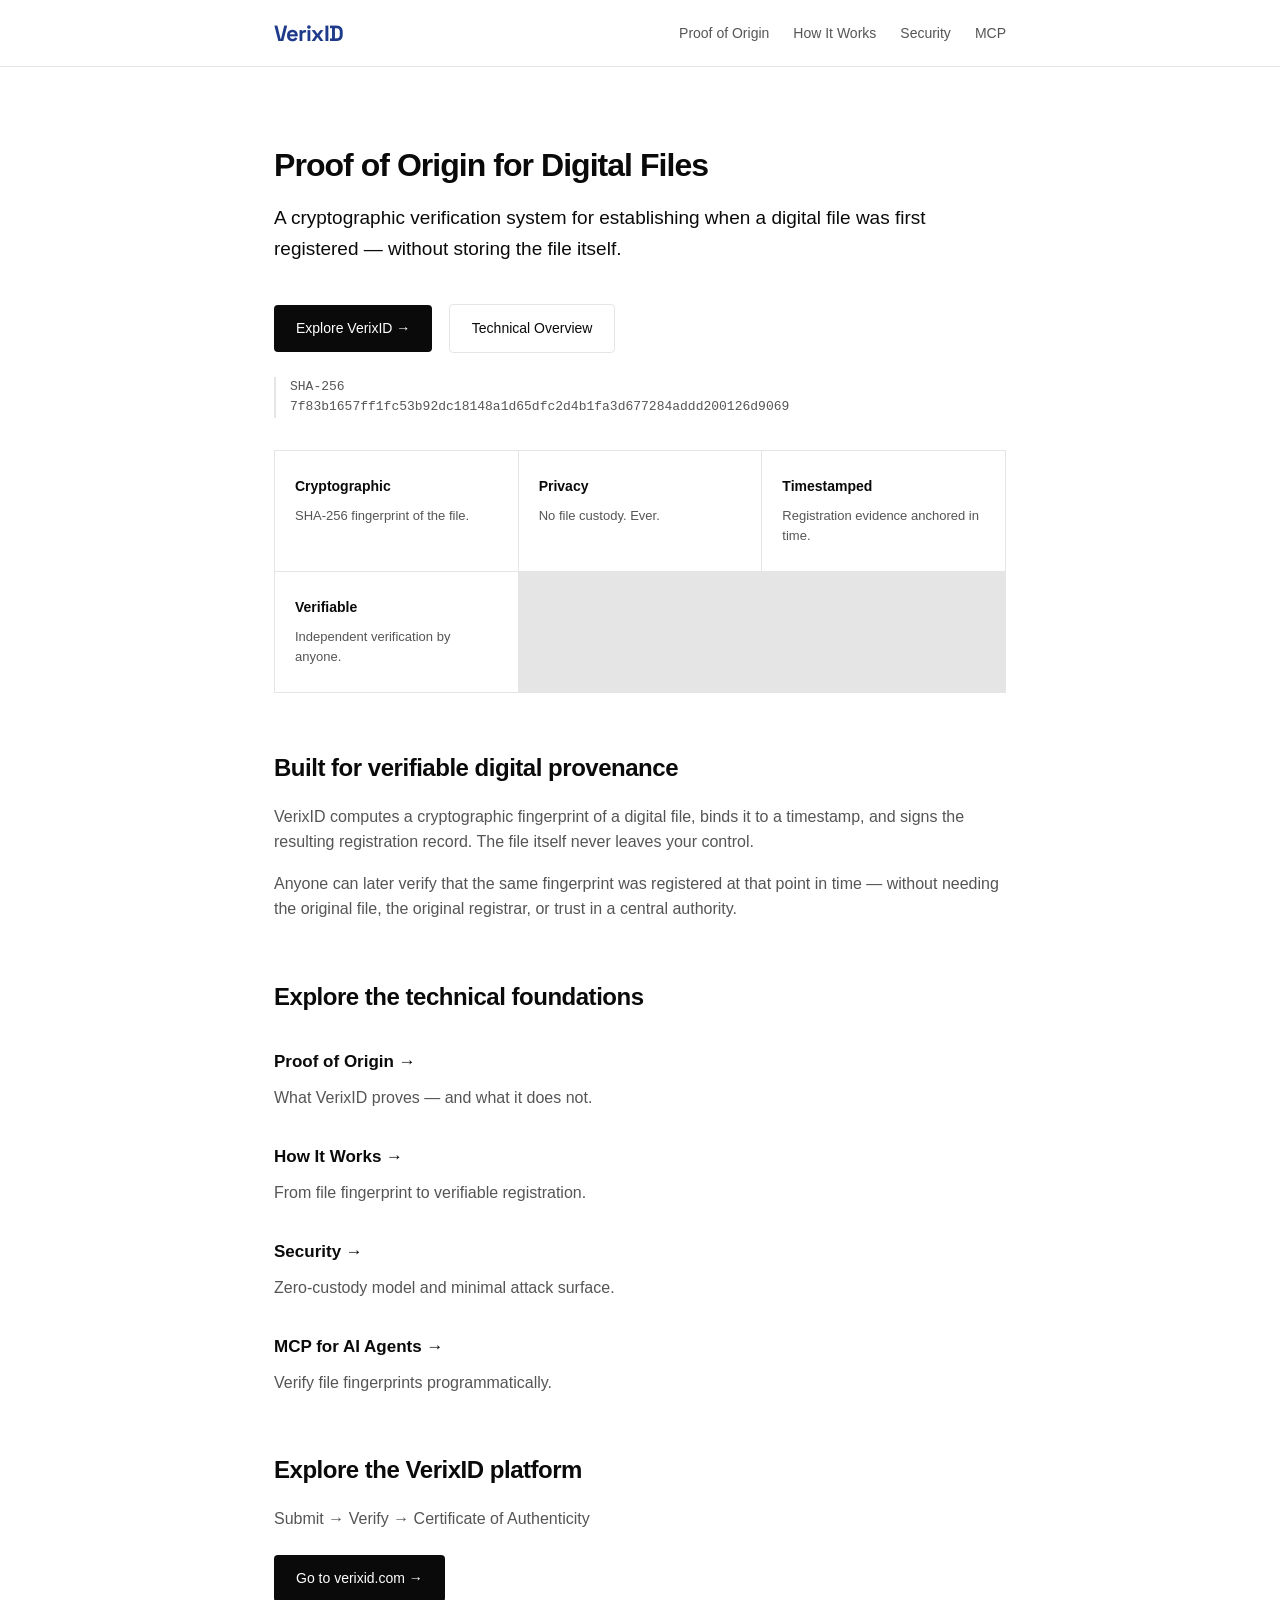
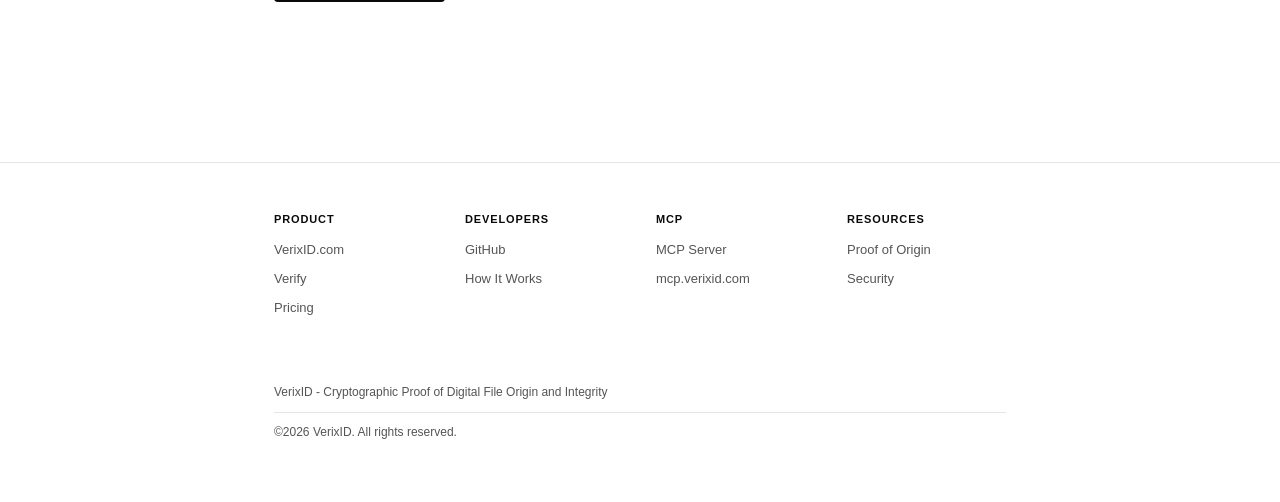
<file: index.html>
<!DOCTYPE html>
<html lang="en">
<head>
<meta charset="UTF-8">
<meta name="viewport" content="width=device-width, initial-scale=1">
<title>Proof of Origin for Digital Files — Cryptographic Verification</title> 
<meta name="description" content="VerixID is a cryptographic verification system for establishing when a digital file was first registered — without storing the file itself.">

<link rel="preconnect" href="https://fonts.googleapis.com">
<link rel="preconnect" href="https://fonts.gstatic.com" crossorigin>
<link href="https://fonts.googleapis.com/css2?family=Space+Grotesk:wght@300;400;500;600;700&display=swap" rel="stylesheet">

<link rel="canonical" href="https://verixid.github.io/">
<meta property="og:title" content="VerixID — Proof of Origin for Digital Files">
<meta property="og:description" content="Cryptographic verification for digital file provenance.">
<meta property="og:url" content="https://verixid.github.io/">
<meta property="og:type" content="website">
<link rel="stylesheet" href="/assets/css/style.css">
<link rel="icon" href="/favicon.ico">

<script type="application/ld+json">
{
  "@context": "https://schema.org",
  "@type": "WebSite",
  "name": "VerixID Technical",
  "url": "https://verixid.github.io/",
  "publisher": {
    "@type": "Organization",
    "name": "VerixID",
    "url": "https://verixid.com"
  }
}
</script>

<!-- LLM discovery -->
<link rel="llms" type="text/plain" href="https://verixid.github.io/llms.txt">


<!-- Google tag (gtag.js) -->
<script async src="https://www.googletagmanager.com/gtag/js?id=G-5NRXBZGWY0"></script>
<script>
  window.dataLayer = window.dataLayer || [];
  function gtag(){dataLayer.push(arguments);}
  gtag('js', new Date());

  gtag('config', 'G-5NRXBZGWY0');
</script>

</head>
<!-- //Google tag (gtag.js) -->
 
<body>

<nav class="top">
  <div class="container">
    <a href="/" class="brand">VerixID</a>

    <button class="menu-toggle" aria-label="Toggle menu" aria-expanded="false">
      <span></span>
      <span></span>
      <span></span>
    </button>

    <ul class="menu">
      <li><a href="/proof-of-origin/">Proof of Origin</a></li>
      <li><a href="/how-it-works/">How It Works</a></li>
      <li><a href="/security/">Security</a></li>
      <li><a href="/mcp/">MCP</a></li>
    </ul>
  </div>
</nav>

<main>
  <div class="container">

    <h1>Proof of Origin for Digital Files</h1>
    <p class="lead">A cryptographic verification system for establishing when a digital file was first registered — without storing the file itself.</p>

    <div style="margin-top:32px;">
      <a href="https://verixid.com" class="cta">Explore VerixID →</a>
      <a href="/how-it-works/" class="cta secondary">Technical Overview</a>
    </div>

    <div class="fingerprint">
      SHA-256<br>
      7f83b1657ff1fc53b92dc18148a1d65dfc2d4b1fa3d677284addd200126d9069
    </div>

    <div class="grid">
      <div>
        <h3>Cryptographic</h3>
        <p>SHA-256 fingerprint of the file.</p>
      </div>
      <div>
        <h3>Privacy</h3>
        <p>No file custody. Ever.</p>
      </div>
      <div>
        <h3>Timestamped</h3>
        <p>Registration evidence anchored in time.</p>
      </div>
      <div>
        <h3>Verifiable</h3>
        <p>Independent verification by anyone.</p>
      </div>
    </div>

    <h2>Built for verifiable digital provenance</h2>
    <p>VerixID computes a cryptographic fingerprint of a digital file, binds it to a timestamp, and signs the resulting registration record. The file itself never leaves your control.</p>
    <p>Anyone can later verify that the same fingerprint was registered at that point in time — without needing the original file, the original registrar, or trust in a central authority.</p>

    <h2>Explore the technical foundations</h2>

    <div class="explore-grid">
      <a href="/proof-of-origin/" >
        <h3>Proof of Origin →</h3>        
      </a>
      <p>What VerixID proves — and what it does not.</p>
      <a href="/how-it-works/">
        <h3>How It Works →</h3>        
      </a>
      <p>From file fingerprint to verifiable registration.</p>
      <a href="/security/">
        <h3>Security →</h3>        
      </a>
      <p>Zero-custody model and minimal attack surface.</p>
      <a href="/mcp/">
        <h3>MCP for AI Agents →</h3>        
      </a>
      <p>Verify file fingerprints programmatically.</p>
    </div>

    <h2>Explore the VerixID platform</h2>
    <p>Submit → Verify → Certificate of Authenticity</p>
    <a href="https://verixid.com" class="cta">Go to verixid.com →</a>

  </div>
</main>

<footer>
  <div class="container">
    <div class="cols">
      <div>
        <h4>Product</h4>
        <ul>
          <li><a href="https://verixid.com">VerixID.com</a></li>
          <li><a href="https://verixid.com/verify">Verify</a></li>
          <li><a href="https://verixid.com/pricing">Pricing</a></li>
        </ul>
      </div>
      <div>
        <h4>Developers</h4>
        <ul>
          <li><a href="https://github.com/verixid">GitHub</a></li>
          <li><a href="/how-it-works/">How It Works</a></li>
        </ul>
      </div>
      <div>
        <h4>MCP</h4>
        <ul>
          <li><a href="/mcp/">MCP Server</a></li>
          <li><a href="https://mcp.verixid.com">mcp.verixid.com</a></li>
        </ul>
      </div>
      <div>
        <h4>Resources</h4>
        <ul>
          <li><a href="/proof-of-origin/">Proof of Origin</a></li>
          <li><a href="/security/">Security</a></li>
        </ul>
      </div>
    </div>
    <div class="tagline">
      VerixID - Cryptographic Proof of Digital File Origin and Integrity
    </div>
    <div class="copyright">
        ©<span id="year">2026</span> VerixID. All rights reserved.
    </div>
  </div>

  <script>
    (function() {
      var el = document.getElementById('year');
      if (el) el.textContent = new Date().getFullYear();
    })();
  </script>
</footer>

<script>
(function() {
  var toggle = document.querySelector('.menu-toggle');
  var menu = document.querySelector('.menu');
  if (!toggle || !menu) return;

  toggle.addEventListener('click', function() {
    var isOpen = menu.classList.toggle('open');
    toggle.setAttribute('aria-expanded', isOpen);
    document.body.classList.toggle('menu-open', isOpen);
  });

  // Close menu saat link diklik
  menu.querySelectorAll('a').forEach(function(link) {
    link.addEventListener('click', function() {
      menu.classList.remove('open');
      toggle.setAttribute('aria-expanded', 'false');
      document.body.classList.remove('menu-open');
    });
  });
})();
</script>

</body>
</html>
</file>
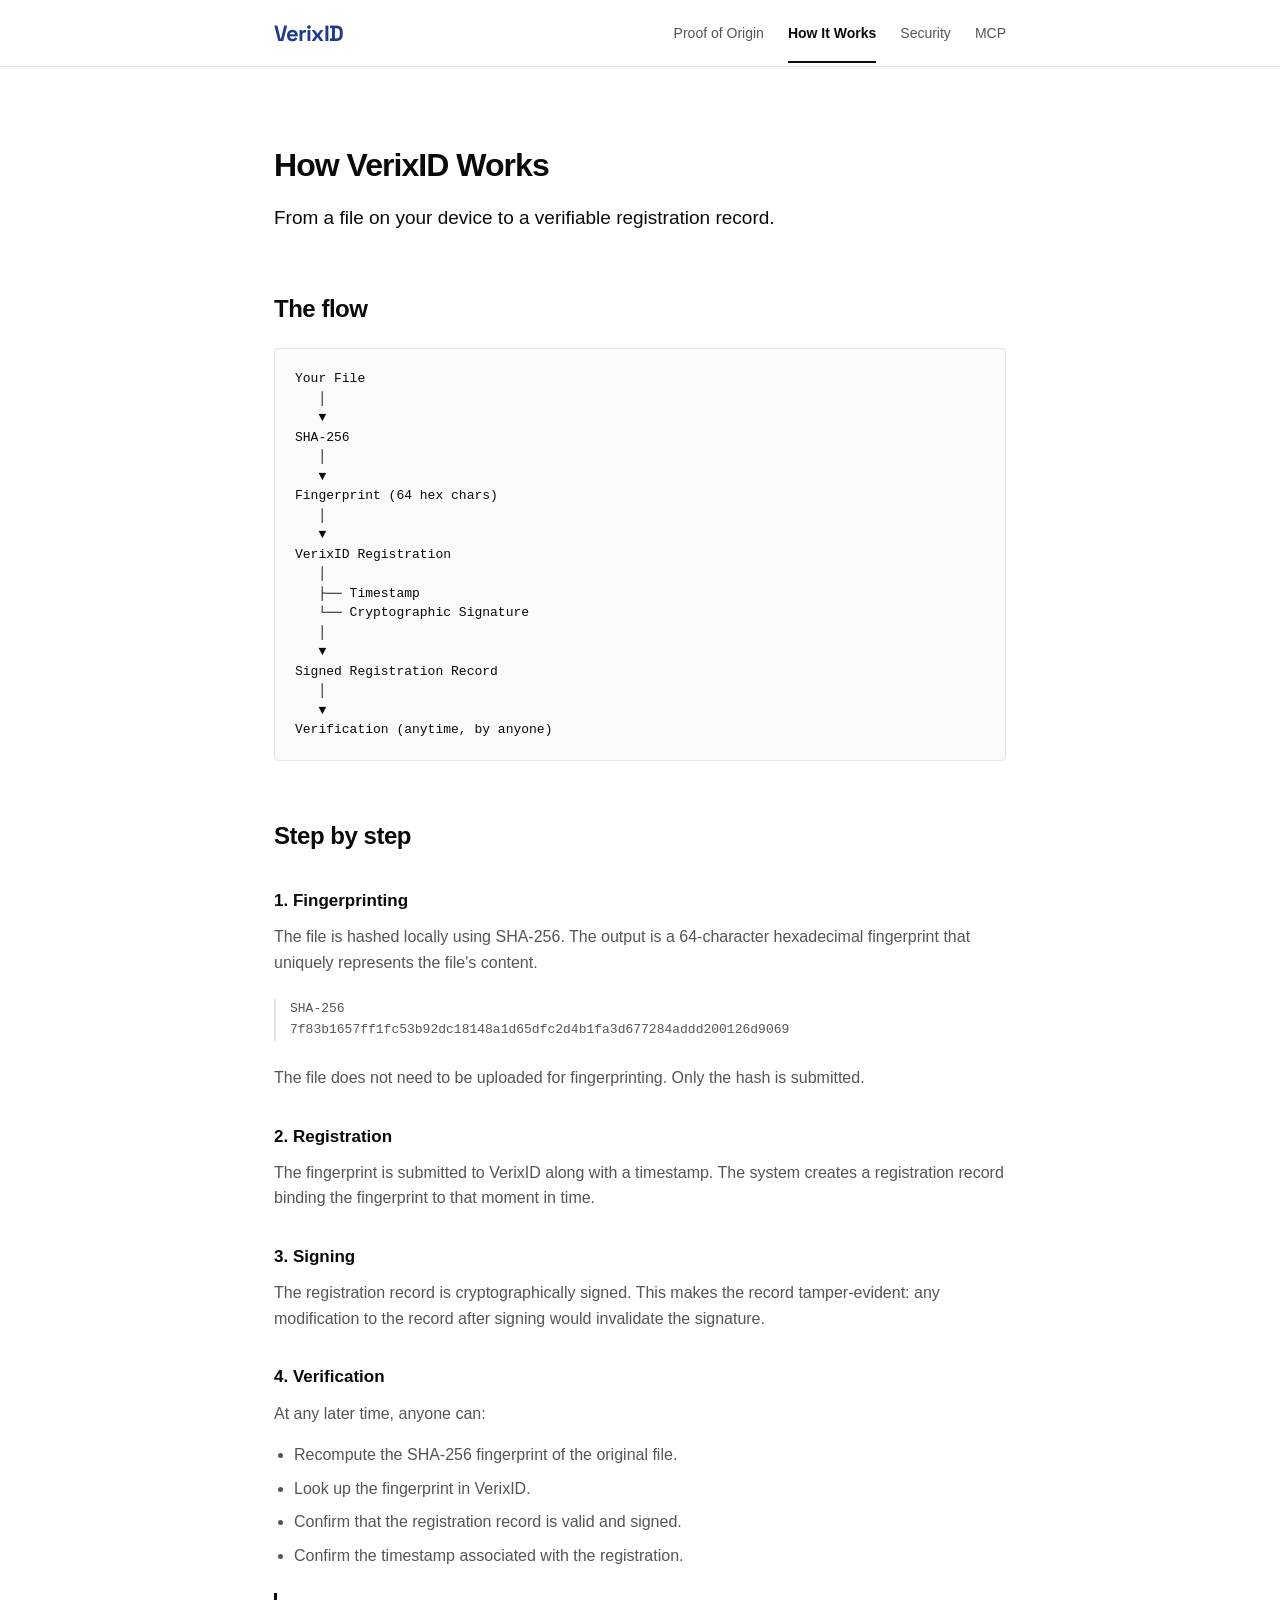
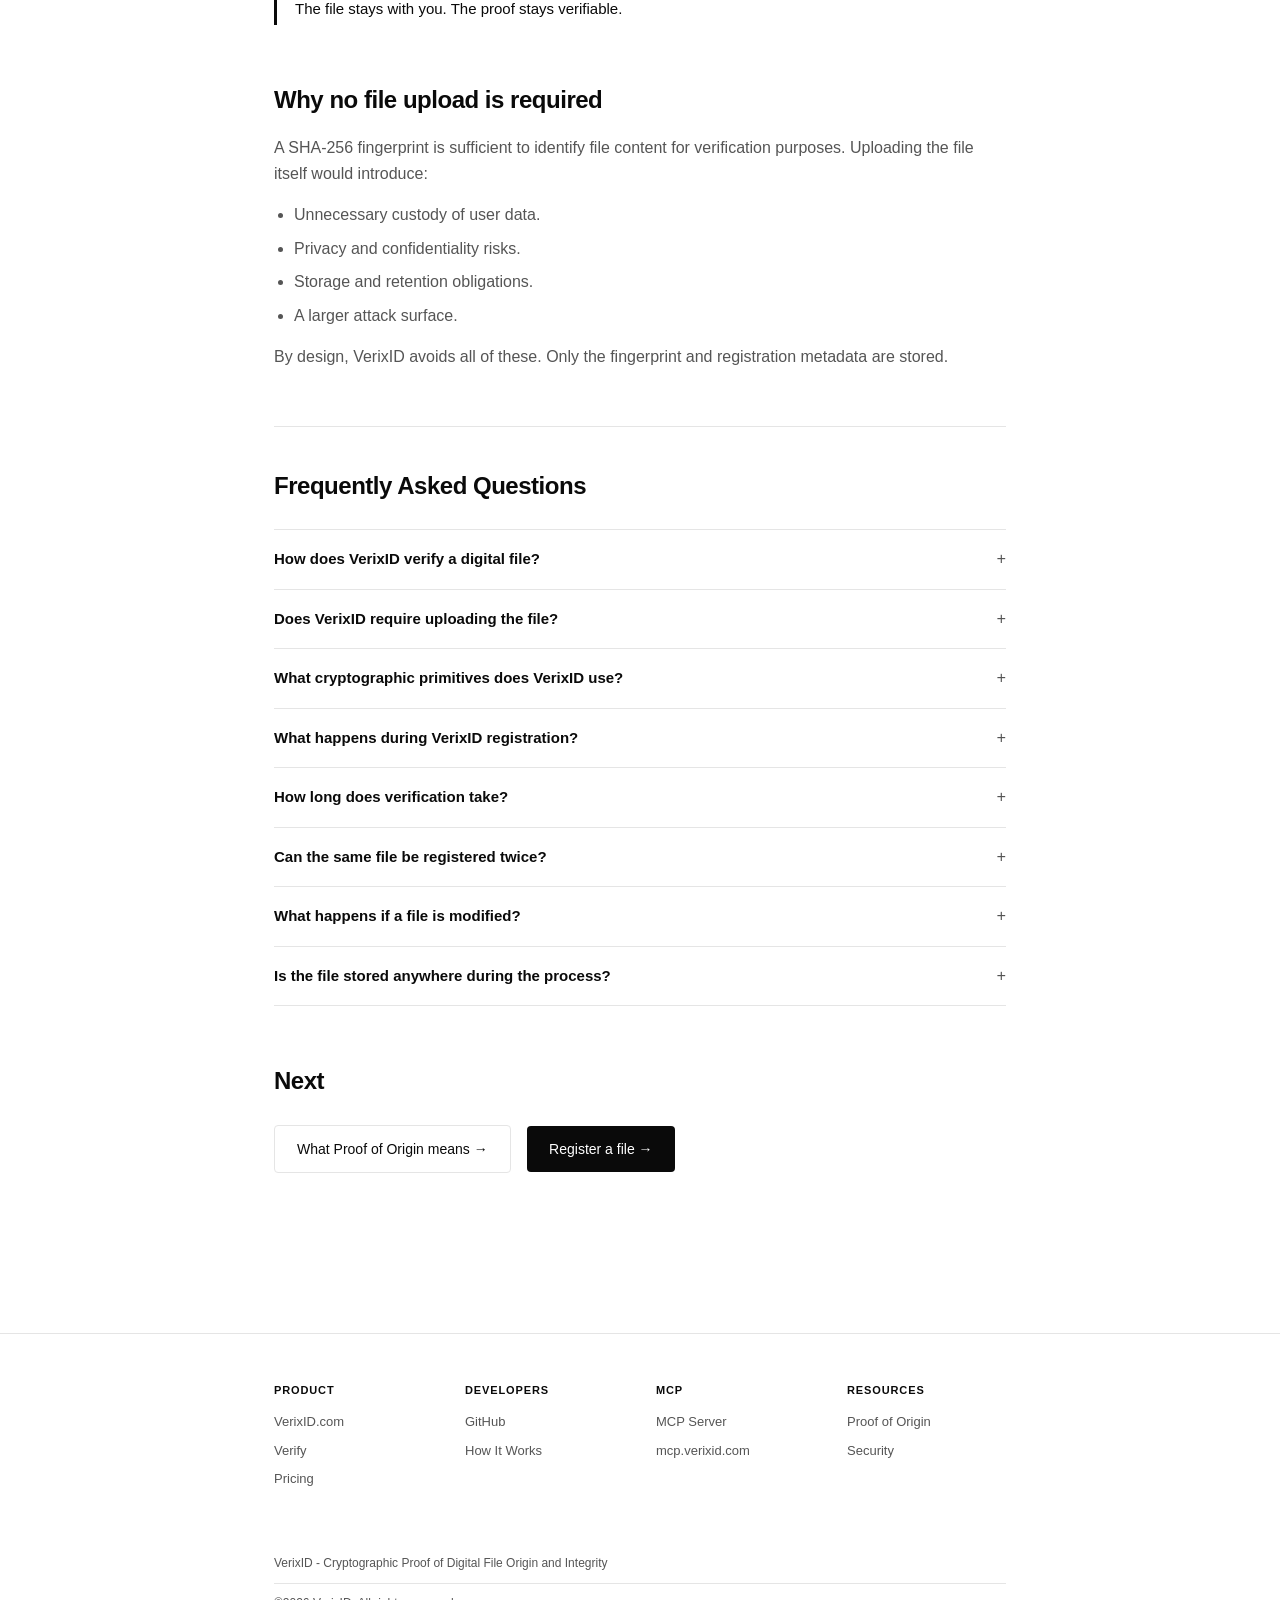
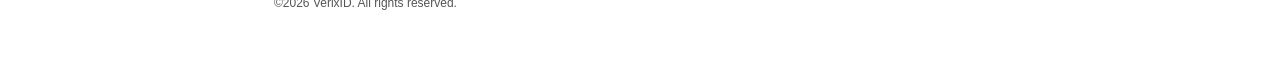
<file: how-it-works/index.html>
<!DOCTYPE html>
<html lang="en">
<head>
<meta charset="UTF-8">
<meta name="viewport" content="width=device-width, initial-scale=1">
<title>How Digital File Verification Works: SHA-256, Timestamps, Signatures</title>
<meta name="description" content="How VerixID uses SHA-256 fingerprints, timestamps, and cryptographic signatures to establish digital file provenance without storing the file.">

<link rel="preconnect" href="https://fonts.googleapis.com">
<link rel="preconnect" href="https://fonts.gstatic.com" crossorigin>
<link href="https://fonts.googleapis.com/css2?family=Space+Grotesk:wght@300;400;500;600;700&display=swap" rel="stylesheet">

<link rel="canonical" href="https://verixid.github.io/how-it-works/">
<link rel="stylesheet" href="/assets/css/style.css">
<link rel="icon" href="/favicon.ico">

<script type="application/ld+json">
{
  "@context": "https://schema.org",
  "@type": "TechArticle",
  "headline": "How VerixID Works",
  "url": "https://verixid.github.io/how-it-works/",
  "author": { "@type": "Organization", "name": "VerixID" }
}
</script>
<script type="application/ld+json">
{
  "@context": "https://schema.org",
  "@type": "FAQPage",
  "mainEntity": [
    {
      "@type": "Question",
      "name": "How does VerixID verify a digital file?",
      "acceptedAnswer": {
        "@type": "Answer",
        "text": "VerixID computes a SHA-256 fingerprint of the file, binds it to a timestamp, and signs the resulting registration record. Verification later consists of recomputing the fingerprint from the original file, looking it up in VerixID, and confirming that the registration record is valid and signed. The file itself is never uploaded."
      }
    },
    {
      "@type": "Question",
      "name": "Does VerixID require uploading the file?",
      "acceptedAnswer": {
        "@type": "Answer",
        "text": "No. Only the SHA-256 fingerprint is submitted to VerixID. The file does not need to be uploaded for fingerprinting or for verification. This zero-custody design eliminates privacy risks, storage obligations, and a large portion of the attack surface."
      }
    },
    {
      "@type": "Question",
      "name": "What cryptographic primitives does VerixID use?",
      "acceptedAnswer": {
        "@type": "Answer",
        "text": "VerixID uses SHA-256 for file fingerprinting, cryptographic signatures for tamper-evident registration records, timestamps for time anchoring, and deterministic recomputation for verification. SHA-256 produces a 64-character hexadecimal fingerprint that uniquely represents the file's content."
      }
    },
    {
      "@type": "Question",
      "name": "What happens during VerixID registration?",
      "acceptedAnswer": {
        "@type": "Answer",
        "text": "During registration, the fingerprint is submitted to VerixID along with a timestamp. The system creates a registration record binding the fingerprint to that moment in time, and cryptographically signs the record so that any later modification would invalidate the signature."
      }
    },
    {
      "@type": "Question",
      "name": "How long does verification take?",
      "acceptedAnswer": {
        "@type": "Answer",
        "text": "Verification is deterministic and does not depend on trust in the operator. Once the fingerprint is recomputed from the original file and looked up, the registration record can be checked quickly. The time required depends primarily on the size of the file for hashing, not on any server-side processing."
      }
    },
    {
      "@type": "Question",
      "name": "Can the same file be registered twice?",
      "acceptedAnswer": {
        "@type": "Answer",
        "text": "The same file content produces the same SHA-256 fingerprint, so the first registration establishes the earliest point in time at which that fingerprint is known to VerixID. Subsequent registrations of the same fingerprint do not change the original registration timestamp."
      }
    },
    {
      "@type": "Question",
      "name": "What happens if a file is modified?",
      "acceptedAnswer": {
        "@type": "Answer",
        "text": "Any modification to a file changes its SHA-256 fingerprint. A modified file will not match the fingerprint associated with an existing registration, so verification will fail for that modified version. This is a property of the cryptographic hash function, not a policy choice."
      }
    },
    {
      "@type": "Question",
      "name": "Is the file stored anywhere during the process?",
      "acceptedAnswer": {
        "@type": "Answer",
        "text": "No. The file stays with the user. Only the fingerprint and registration metadata are stored. The zero-custody model means VerixID never has access to the file's content, and therefore cannot leak, retain, or be compelled to disclose it."
      }
    }
  ]
}
</script>

<!-- LLM discovery -->
<link rel="llms" type="text/plain" href="https://verixid.github.io/llms.txt">


<!-- Google tag (gtag.js) -->
<script async src="https://www.googletagmanager.com/gtag/js?id=G-5NRXBZGWY0"></script>
<script>
  window.dataLayer = window.dataLayer || [];
  function gtag(){dataLayer.push(arguments);}
  gtag('js', new Date());

  gtag('config', 'G-5NRXBZGWY0');
</script>
<!-- //Google tag (gtag.js) -->

</head>
<body>

<nav class="top">
  <div class="container">
    <a href="/" class="brand">VerixID</a>

    <button class="menu-toggle" aria-label="Toggle menu" aria-expanded="false">
      <span></span>
      <span></span>
      <span></span>
    </button>

    <ul class="menu">
      <li><a href="/proof-of-origin/">Proof of Origin</a></li>
      <li><a href="/how-it-works/" class="active">How It Works</a></li>
      <li><a href="/security/">Security</a></li>
      <li><a href="/mcp/">MCP</a></li>
    </ul>
  </div>
</nav>

<main>
  <div class="container">

    <h1>How VerixID Works</h1>
    <p class="lead">From a file on your device to a verifiable registration record.</p>

    <h2>The flow</h2>

<pre><code>Your File
   │
   ▼
SHA-256
   │
   ▼
Fingerprint (64 hex chars)
   │
   ▼
VerixID Registration
   │
   ├── Timestamp
   └── Cryptographic Signature
   │
   ▼
Signed Registration Record
   │
   ▼
Verification (anytime, by anyone)</code></pre>

    <h2>Step by step</h2>

    <h3>1. Fingerprinting</h3>
    <p>The file is hashed locally using SHA-256. The output is a 64-character hexadecimal fingerprint that uniquely represents the file's content.</p>
    <div class="fingerprint">
      SHA-256<br>
      7f83b1657ff1fc53b92dc18148a1d65dfc2d4b1fa3d677284addd200126d9069
    </div>
    <p>The file does not need to be uploaded for fingerprinting. Only the hash is submitted.</p>

    <h3>2. Registration</h3>
    <p>The fingerprint is submitted to VerixID along with a timestamp. The system creates a registration record binding the fingerprint to that moment in time.</p>

    <h3>3. Signing</h3>
    <p>The registration record is cryptographically signed. This makes the record tamper-evident: any modification to the record after signing would invalidate the signature.</p>

    <h3>4. Verification</h3>
    <p>At any later time, anyone can:</p>
    <ul style="color:var(--fg-muted); padding-left:20px; margin-bottom:16px;">
      <li style="margin-bottom:8px;">Recompute the SHA-256 fingerprint of the original file.</li>
      <li style="margin-bottom:8px;">Look up the fingerprint in VerixID.</li>
      <li style="margin-bottom:8px;">Confirm that the registration record is valid and signed.</li>
      <li style="margin-bottom:8px;">Confirm the timestamp associated with the registration.</li>
    </ul>

    <div class="callout">
      The file stays with you. The proof stays verifiable.
    </div>

    <h2>Why no file upload is required</h2>
    <p>A SHA-256 fingerprint is sufficient to identify file content for verification purposes. Uploading the file itself would introduce:</p>
    <ul style="color:var(--fg-muted); padding-left:20px; margin-bottom:16px;">
      <li style="margin-bottom:8px;">Unnecessary custody of user data.</li>
      <li style="margin-bottom:8px;">Privacy and confidentiality risks.</li>
      <li style="margin-bottom:8px;">Storage and retention obligations.</li>
      <li style="margin-bottom:8px;">A larger attack surface.</li>
    </ul>
    <p>By design, VerixID avoids all of these. Only the fingerprint and registration metadata are stored.</p>

    <section class="faq">
  <h2>Frequently Asked Questions</h2>

  <details>
    <summary>How does VerixID verify a digital file?</summary>
    <p>VerixID computes a SHA-256 fingerprint of the file, binds it to a timestamp, and signs the resulting registration record. Verification later consists of recomputing the fingerprint from the original file, looking it up in VerixID, and confirming that the registration record is valid and signed. The file itself is never uploaded.</p>
  </details>

  <details>
    <summary>Does VerixID require uploading the file?</summary>
    <p>No. Only the SHA-256 fingerprint is submitted to VerixID. The file does not need to be uploaded for fingerprinting or for verification. This zero-custody design eliminates privacy risks, storage obligations, and a large portion of the attack surface.</p>
  </details>

  <details>
    <summary>What cryptographic primitives does VerixID use?</summary>
    <p>VerixID uses SHA-256 for file fingerprinting, cryptographic signatures for tamper-evident registration records, timestamps for time anchoring, and deterministic recomputation for verification. SHA-256 produces a 64-character hexadecimal fingerprint that uniquely represents the file's content.</p>
  </details>

  <details>
    <summary>What happens during VerixID registration?</summary>
    <p>During registration, the fingerprint is submitted to VerixID along with a timestamp. The system creates a registration record binding the fingerprint to that moment in time, and cryptographically signs the record so that any later modification would invalidate the signature.</p>
  </details>

  <details>
    <summary>How long does verification take?</summary>
    <p>Verification is deterministic and does not depend on trust in the operator. Once the fingerprint is recomputed from the original file and looked up, the registration record can be checked quickly. The time required depends primarily on the size of the file for hashing, not on any server-side processing.</p>
  </details>

  <details>
    <summary>Can the same file be registered twice?</summary>
    <p>The same file content produces the same SHA-256 fingerprint, so the first registration establishes the earliest point in time at which that fingerprint is known to VerixID. Subsequent registrations of the same fingerprint do not change the original registration timestamp.</p>
  </details>

  <details>
    <summary>What happens if a file is modified?</summary>
    <p>Any modification to a file changes its SHA-256 fingerprint. A modified file will not match the fingerprint associated with an existing registration, so verification will fail for that modified version. This is a property of the cryptographic hash function, not a policy choice.</p>
  </details>

  <details>
    <summary>Is the file stored anywhere during the process?</summary>
    <p>No. The file stays with the user. Only the fingerprint and registration metadata are stored. The zero-custody model means VerixID never has access to the file's content, and therefore cannot leak, retain, or be compelled to disclose it.</p>
  </details>
</section>

    <h2>Next</h2>
    <a href="/proof-of-origin/" class="cta secondary">What Proof of Origin means →</a>
    <a href="https://verixid.com" class="cta">Register a file →</a>

  </div>
</main>

<footer>
  <div class="container">
    <div class="cols">
      <div>
        <h4>Product</h4>
        <ul>
          <li><a href="https://verixid.com">VerixID.com</a></li>
          <li><a href="https://verixid.com/verify">Verify</a></li>
          <li><a href="https://verixid.com/pricing">Pricing</a></li>
        </ul>
      </div>
      <div>
        <h4>Developers</h4>
        <ul>
          <li><a href="https://github.com/verixid">GitHub</a></li>
          <li><a href="/how-it-works/">How It Works</a></li>
        </ul>
      </div>
      <div>
        <h4>MCP</h4>
        <ul>
          <li><a href="/mcp/">MCP Server</a></li>
          <li><a href="https://mcp.verixid.com">mcp.verixid.com</a></li>
        </ul>
      </div>
      <div>
        <h4>Resources</h4>
        <ul>
          <li><a href="/proof-of-origin/">Proof of Origin</a></li>
          <li><a href="/security/">Security</a></li>
        </ul>
      </div>
    </div>
    <div class="tagline">
      VerixID - Cryptographic Proof of Digital File Origin and Integrity
    </div>
    <div class="copyright">
        ©<span id="year">2026</span> VerixID. All rights reserved.
    </div>
  </div>

  <script>
    (function() {
      var el = document.getElementById('year');
      if (el) el.textContent = new Date().getFullYear();
    })();
  </script>
</footer>

<script>
(function() {
  var toggle = document.querySelector('.menu-toggle');
  var menu = document.querySelector('.menu');
  if (!toggle || !menu) return;

  toggle.addEventListener('click', function() {
    var isOpen = menu.classList.toggle('open');
    toggle.setAttribute('aria-expanded', isOpen);
    document.body.classList.toggle('menu-open', isOpen);
  });

  // Close menu saat link diklik
  menu.querySelectorAll('a').forEach(function(link) {
    link.addEventListener('click', function() {
      menu.classList.remove('open');
      toggle.setAttribute('aria-expanded', 'false');
      document.body.classList.remove('menu-open');
    });
  });
})();
</script>

</body>
</html>
</file>
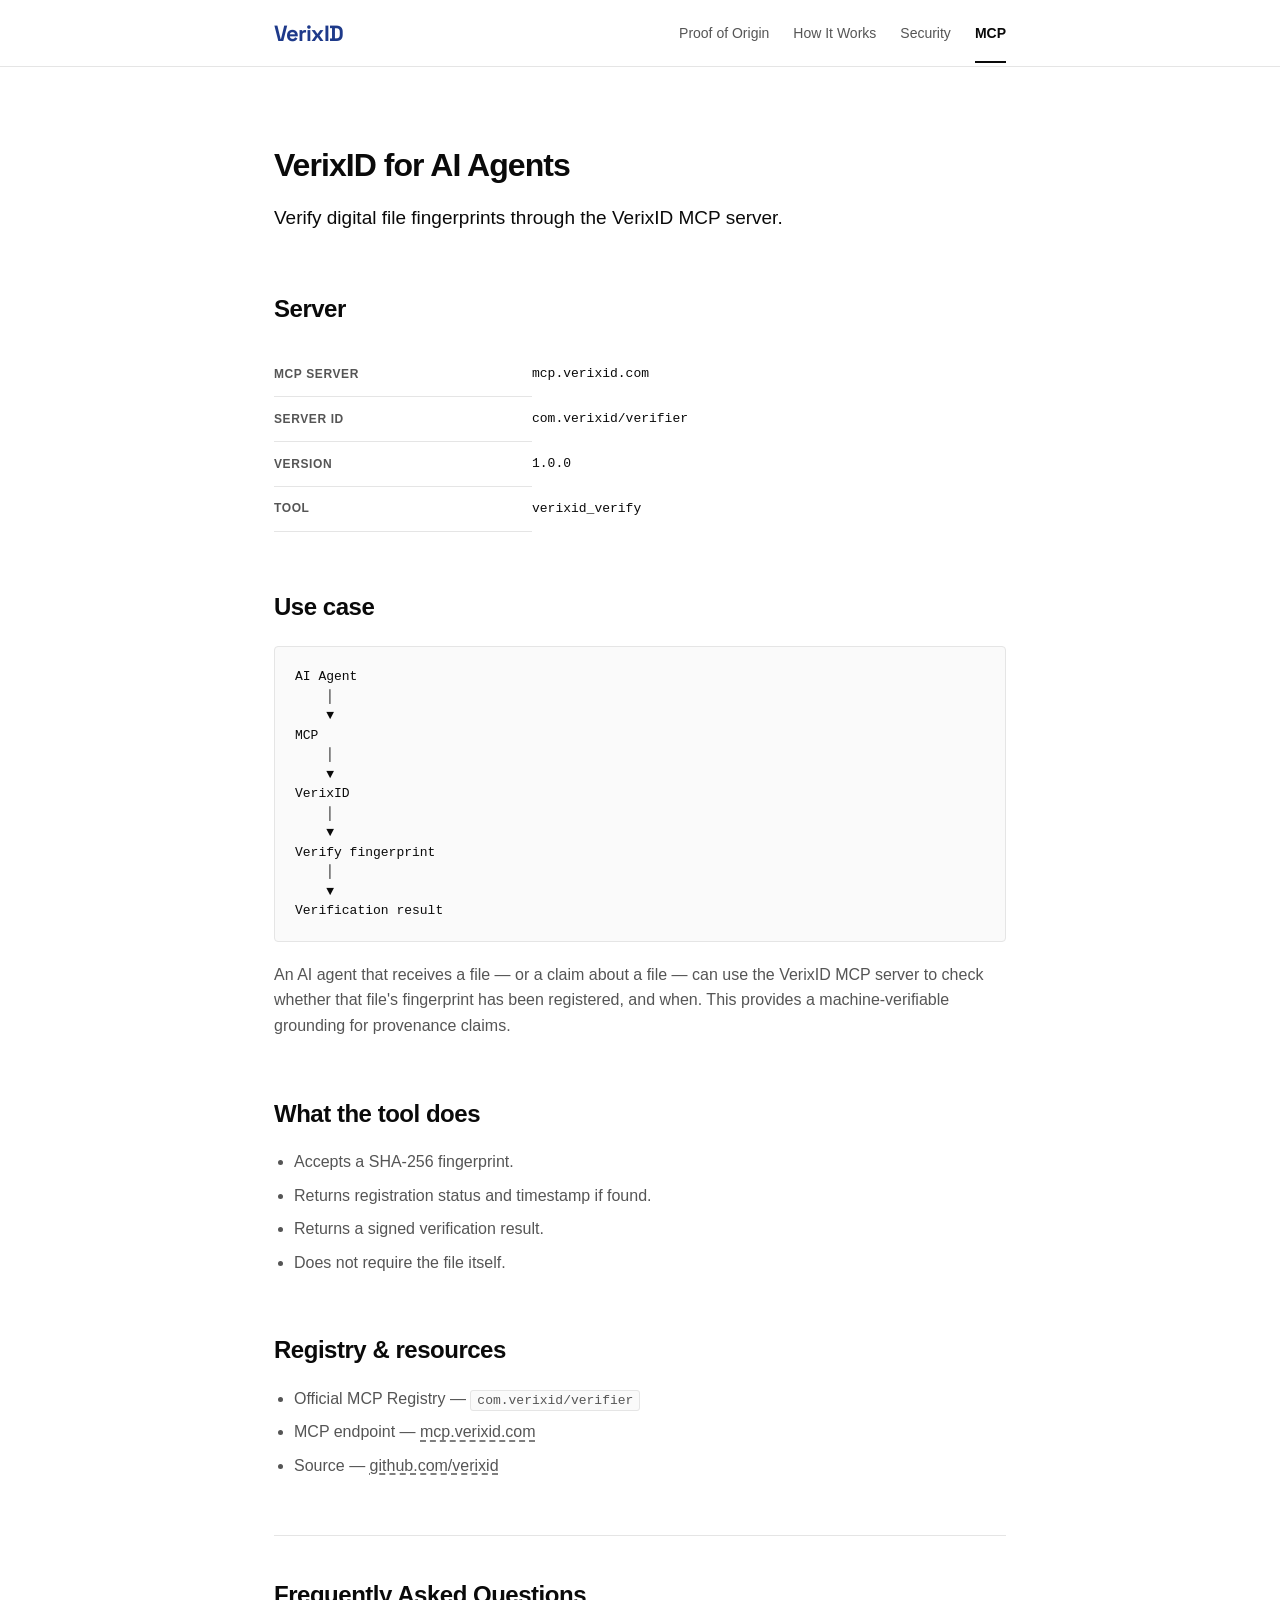
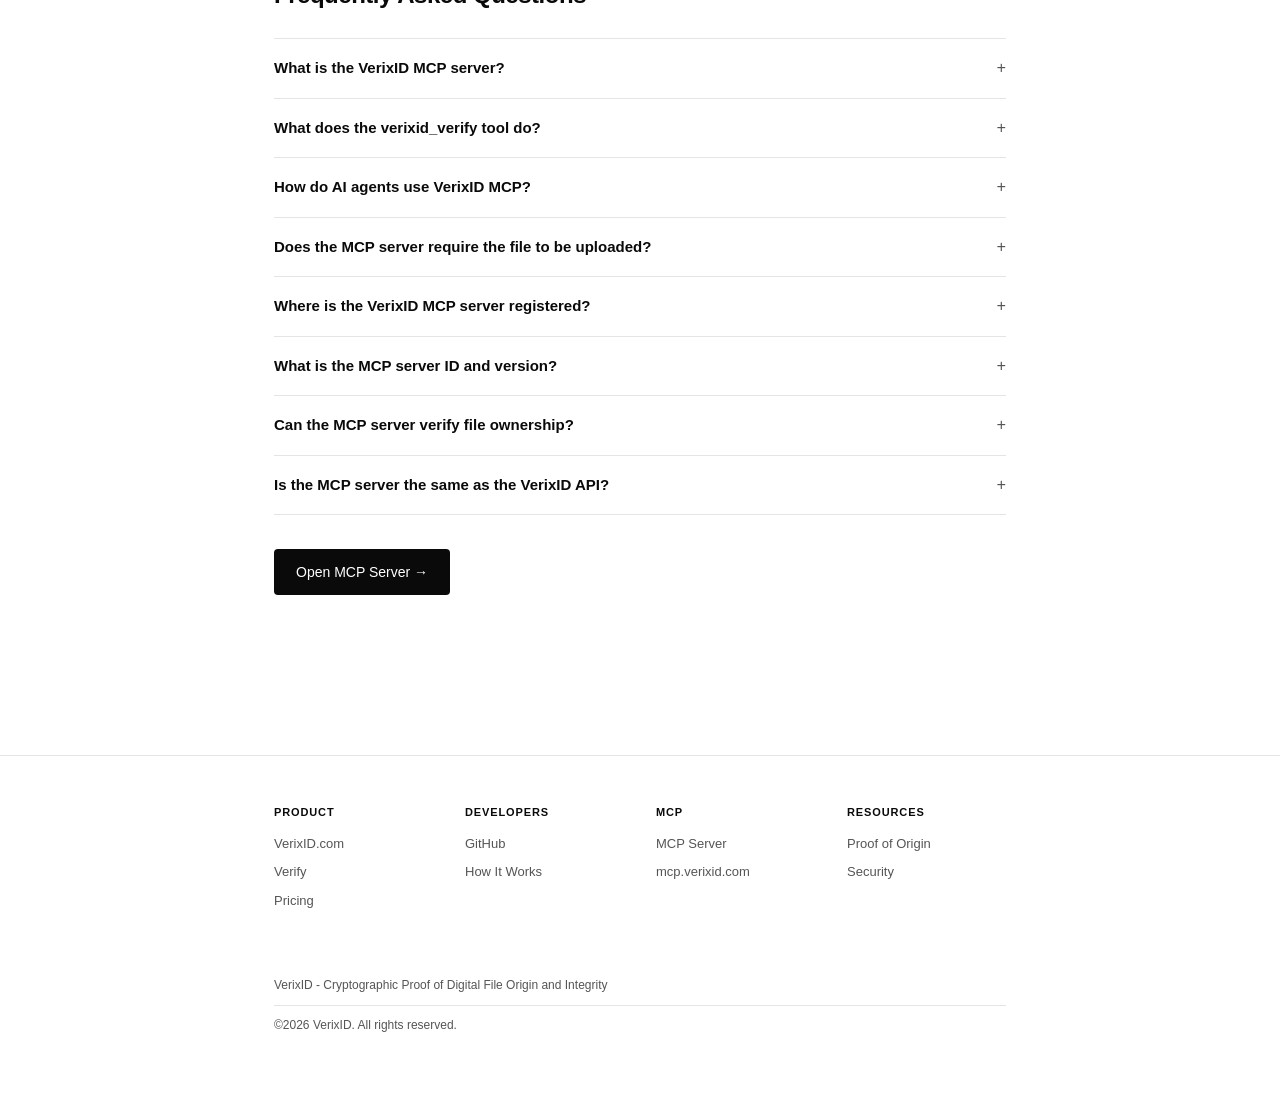
<file: mcp/index.html>
<!DOCTYPE html>
<html lang="en">
<head>
<meta charset="UTF-8">
<meta name="viewport" content="width=device-width, initial-scale=1">
<title>VerixID MCP Server: Verify File Fingerprints for AI Agents</title>
<meta name="description" content="Verify digital file fingerprints through the VerixID MCP server. Official MCP Registry integration for AI agents.">

<link rel="preconnect" href="https://fonts.googleapis.com">
<link rel="preconnect" href="https://fonts.gstatic.com" crossorigin>
<link href="https://fonts.googleapis.com/css2?family=Space+Grotesk:wght@300;400;500;600;700&display=swap" rel="stylesheet">

<link rel="canonical" href="https://verixid.github.io/mcp/">
<meta property="og:title" content="VerixID MCP Server">
<meta property="og:description" content="Verify digital file fingerprints through the VerixID MCP server.">
<meta property="og:url" content="https://verixid.github.io/mcp/">
<link rel="stylesheet" href="/assets/css/style.css">
<link rel="icon" href="/favicon.ico">

<script type="application/ld+json">
{
  "@context": "https://schema.org",
  "@type": "SoftwareApplication",
  "name": "VerixID MCP Server",
  "applicationCategory": "DeveloperApplication",
  "url": "https://verixid.github.io/mcp/",
  "provider": { "@type": "Organization", "name": "VerixID", "url": "https://verixid.com" }
}
</script>
<script type="application/ld+json">
{
  "@context": "https://schema.org",
  "@type": "FAQPage",
  "mainEntity": [
    {
      "@type": "Question",
      "name": "What is the VerixID MCP server?",
      "acceptedAnswer": {
        "@type": "Answer",
        "text": "The VerixID MCP server is a Model Context Protocol interface that allows AI agents to verify digital file fingerprints through VerixID. It is registered as com.verixid/verifier and exposes the tool verixid_verify. The server is available at mcp.verixid.com."
      }
    },
    {
      "@type": "Question",
      "name": "What does the verixid_verify tool do?",
      "acceptedAnswer": {
        "@type": "Answer",
        "text": "The verixid_verify tool accepts a SHA-256 fingerprint, returns registration status and timestamp if found, and returns a signed verification result. It does not require the file itself, only the fingerprint."
      }
    },
    {
      "@type": "Question",
      "name": "How do AI agents use VerixID MCP?",
      "acceptedAnswer": {
        "@type": "Answer",
        "text": "An AI agent that receives a file, or a claim about a file, can use the VerixID MCP server to check whether that file's fingerprint has been registered, and when. This provides a machine-verifiable grounding for provenance claims, allowing agents to distinguish between verified and unverified file origin."
      }
    },
    {
      "@type": "Question",
      "name": "Does the MCP server require the file to be uploaded?",
      "acceptedAnswer": {
        "@type": "Answer",
        "text": "No. The MCP server operates on SHA-256 fingerprints, not on file content. The agent only needs to provide the fingerprint, which can be computed locally. This preserves VerixID's zero-custody model for AI-driven workflows."
      }
    },
    {
      "@type": "Question",
      "name": "Where is the VerixID MCP server registered?",
      "acceptedAnswer": {
        "@type": "Answer",
        "text": "The VerixID MCP server is registered in the Official MCP Registry under the server ID com.verixid/verifier, version 1.0.0. The endpoint is mcp.verixid.com, and source is available at github.com/verixid."
      }
    },
    {
      "@type": "Question",
      "name": "What is the MCP server ID and version?",
      "acceptedAnswer": {
        "@type": "Answer",
        "text": "The VerixID MCP server ID is com.verixid/verifier, version 1.0.0. It exposes the tool verixid_verify. The server is hosted at mcp.verixid.com."
      }
    },
    {
      "@type": "Question",
      "name": "Can the MCP server verify file ownership?",
      "acceptedAnswer": {
        "@type": "Answer",
        "text": "No. The MCP server verifies registration of a fingerprint and returns registration status, timestamp, and a signed verification result. It does not determine legal ownership, authorship, or copyright. Legal interpretation of the verification result is a separate matter."
      }
    },
    {
      "@type": "Question",
      "name": "Is the MCP server the same as the VerixID API?",
      "acceptedAnswer": {
        "@type": "Answer",
        "text": "No. The MCP server is a machine interface specifically designed for AI agents using the Model Context Protocol. The commercial platform and its APIs are separate and available at verixid.com. Both share the same underlying verification concepts."
      }
    }
  ]
}
</script>

<!-- LLM discovery -->
<link rel="llms" type="text/plain" href="https://verixid.github.io/llms.txt">


<!-- Google tag (gtag.js) -->
<script async src="https://www.googletagmanager.com/gtag/js?id=G-5NRXBZGWY0"></script>
<script>
  window.dataLayer = window.dataLayer || [];
  function gtag(){dataLayer.push(arguments);}
  gtag('js', new Date());

  gtag('config', 'G-5NRXBZGWY0');
</script>
<!-- //Google tag (gtag.js) -->

</head>
<body>

<nav class="top">
  <div class="container">
    <a href="/" class="brand">VerixID</a>

    <button class="menu-toggle" aria-label="Toggle menu" aria-expanded="false">
      <span></span>
      <span></span>
      <span></span>
    </button>

    <ul class="menu">
      <li><a href="/proof-of-origin/">Proof of Origin</a></li>
      <li><a href="/how-it-works/">How It Works</a></li>
      <li><a href="/security/">Security</a></li>
      <li><a href="/mcp/" class="active">MCP</a></li>
    </ul>
  </div>
</nav>

<main>
  <div class="container">

    <h1>VerixID for AI Agents</h1>
    <p class="lead">Verify digital file fingerprints through the VerixID MCP server.</p>

    <h2>Server</h2>
    <table>
      <tr><th>MCP Server</th><td class="mono">mcp.verixid.com</td></tr>
      <tr><th>Server ID</th><td class="mono">com.verixid/verifier</td></tr>
      <tr><th>Version</th><td class="mono">1.0.0</td></tr>
      <tr><th>Tool</th><td class="mono">verixid_verify</td></tr>
    </table>

    <h2>Use case</h2>

<pre><code>AI Agent
    │
    ▼
MCP
    │
    ▼
VerixID
    │
    ▼
Verify fingerprint
    │
    ▼
Verification result</code></pre>

    <p>An AI agent that receives a file — or a claim about a file — can use the VerixID MCP server to check whether that file's fingerprint has been registered, and when. This provides a machine-verifiable grounding for provenance claims.</p>

    <h2>What the tool does</h2>
    <ul style="color:var(--fg-muted); padding-left:20px; margin-bottom:16px;">
      <li style="margin-bottom:8px;">Accepts a SHA-256 fingerprint.</li>
      <li style="margin-bottom:8px;">Returns registration status and timestamp if found.</li>
      <li style="margin-bottom:8px;">Returns a signed verification result.</li>
      <li style="margin-bottom:8px;">Does not require the file itself.</li>
    </ul>

    <h2>Registry & resources</h2>
    <ul style="color:var(--fg-muted); padding-left:20px; margin-bottom:16px;">
      <li style="margin-bottom:8px;">Official MCP Registry — <span class="mono">com.verixid/verifier</span></li>
      <li style="margin-bottom:8px;">MCP endpoint — <a href="https://mcp.verixid.com" class="dotted-link">mcp.verixid.com</a></li>
      <li style="margin-bottom:8px;">Source — <a href="https://github.com/verixid" class="dotted-link">github.com/verixid</a></li>
    </ul>

    <section class="faq">
  <h2>Frequently Asked Questions</h2>

  <details>
    <summary>What is the VerixID MCP server?</summary>
    <p>The VerixID MCP server is a Model Context Protocol interface that allows AI agents to verify digital file fingerprints through VerixID. It is registered as com.verixid/verifier and exposes the tool verixid_verify. The server is available at mcp.verixid.com.</p>
  </details>

  <details>
    <summary>What does the verixid_verify tool do?</summary>
    <p>The verixid_verify tool accepts a SHA-256 fingerprint, returns registration status and timestamp if found, and returns a signed verification result. It does not require the file itself, only the fingerprint.</p>
  </details>

  <details>
    <summary>How do AI agents use VerixID MCP?</summary>
    <p>An AI agent that receives a file, or a claim about a file, can use the VerixID MCP server to check whether that file's fingerprint has been registered, and when. This provides a machine-verifiable grounding for provenance claims, allowing agents to distinguish between verified and unverified file origin.</p>
  </details>

  <details>
    <summary>Does the MCP server require the file to be uploaded?</summary>
    <p>No. The MCP server operates on SHA-256 fingerprints, not on file content. The agent only needs to provide the fingerprint, which can be computed locally. This preserves VerixID's zero-custody model for AI-driven workflows.</p>
  </details>

  <details>
    <summary>Where is the VerixID MCP server registered?</summary>
    <p>The VerixID MCP server is registered in the Official MCP Registry under the server ID com.verixid/verifier, version 1.0.0. The endpoint is mcp.verixid.com, and source is available at github.com/verixid.</p>
  </details>

  <details>
    <summary>What is the MCP server ID and version?</summary>
    <p>The VerixID MCP server ID is com.verixid/verifier, version 1.0.0. It exposes the tool verixid_verify. The server is hosted at mcp.verixid.com.</p>
  </details>

  <details>
    <summary>Can the MCP server verify file ownership?</summary>
    <p>No. The MCP server verifies registration of a fingerprint and returns registration status, timestamp, and a signed verification result. It does not determine legal ownership, authorship, or copyright. Legal interpretation of the verification result is a separate matter.</p>
  </details>

  <details>
    <summary>Is the MCP server the same as the VerixID API?</summary>
    <p>No. The MCP server is a machine interface specifically designed for AI agents using the Model Context Protocol. The commercial platform and its APIs are separate and available at verixid.com. Both share the same underlying verification concepts.</p>
  </details>
    </section>

    <br>
    <a href="https://mcp.verixid.com" class="cta">Open MCP Server →</a>

  </div>
</main>

<footer>
  <div class="container">
    <div class="cols">
      <div>
        <h4>Product</h4>
        <ul>
          <li><a href="https://verixid.com">VerixID.com</a></li>
          <li><a href="https://verixid.com/verify">Verify</a></li>
          <li><a href="https://verixid.com/pricing">Pricing</a></li>
        </ul>
      </div>
      <div>
        <h4>Developers</h4>
        <ul>
          <li><a href="https://github.com/verixid">GitHub</a></li>
          <li><a href="/how-it-works/">How It Works</a></li>
        </ul>
      </div>
      <div>
        <h4>MCP</h4>
        <ul>
          <li><a href="/mcp/">MCP Server</a></li>
          <li><a href="https://mcp.verixid.com">mcp.verixid.com</a></li>
        </ul>
      </div>
      <div>
        <h4>Resources</h4>
        <ul>
          <li><a href="/proof-of-origin/">Proof of Origin</a></li>
          <li><a href="/security/">Security</a></li>
        </ul>
      </div>
    </div>
    <div class="tagline">
      VerixID - Cryptographic Proof of Digital File Origin and Integrity
    </div>
    <div class="copyright">
        ©<span id="year">2026</span> VerixID. All rights reserved.
    </div>
  </div>

  <script>
    (function() {
      var el = document.getElementById('year');
      if (el) el.textContent = new Date().getFullYear();
    })();
  </script>
</footer>

<script>
(function() {
  var toggle = document.querySelector('.menu-toggle');
  var menu = document.querySelector('.menu');
  if (!toggle || !menu) return;

  toggle.addEventListener('click', function() {
    var isOpen = menu.classList.toggle('open');
    toggle.setAttribute('aria-expanded', isOpen);
    document.body.classList.toggle('menu-open', isOpen);
  });

  // Close menu saat link diklik
  menu.querySelectorAll('a').forEach(function(link) {
    link.addEventListener('click', function() {
      menu.classList.remove('open');
      toggle.setAttribute('aria-expanded', 'false');
      document.body.classList.remove('menu-open');
    });
  });
})();
</script>

</body>
</html>
</file>
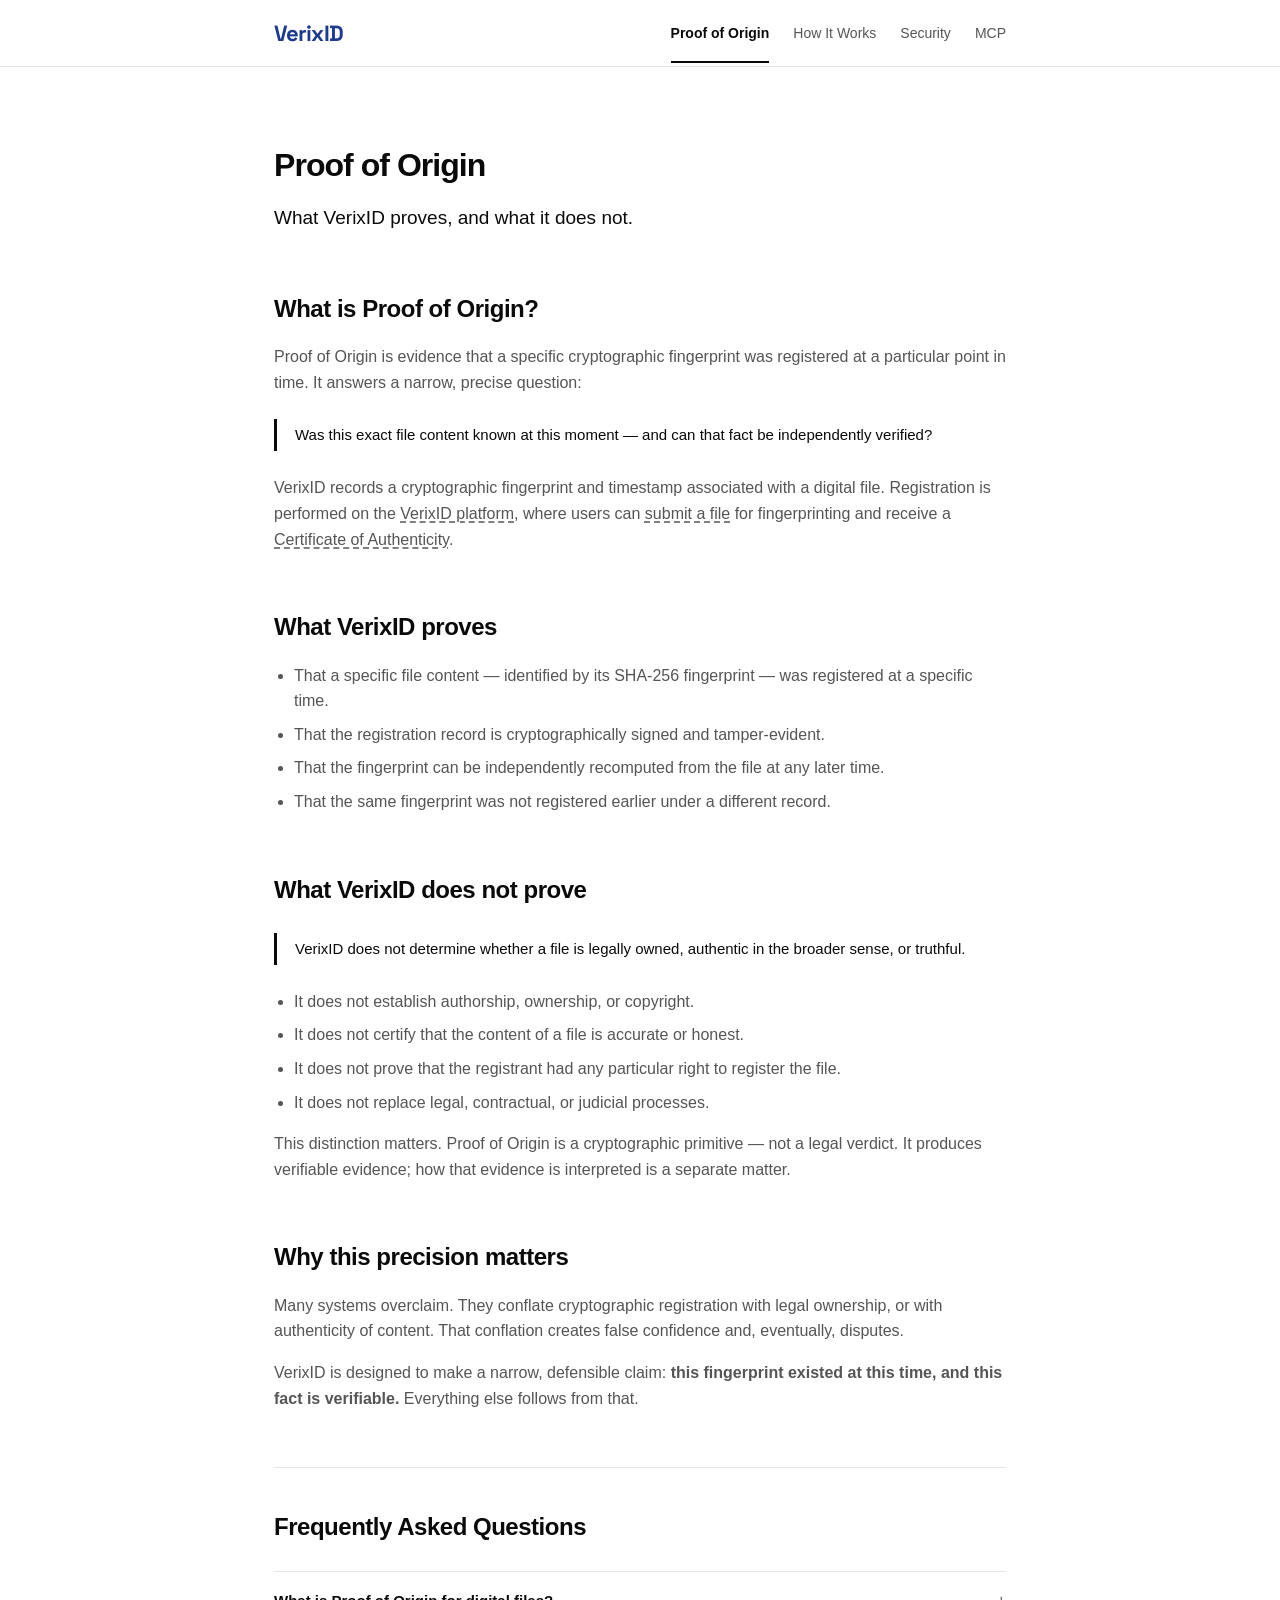
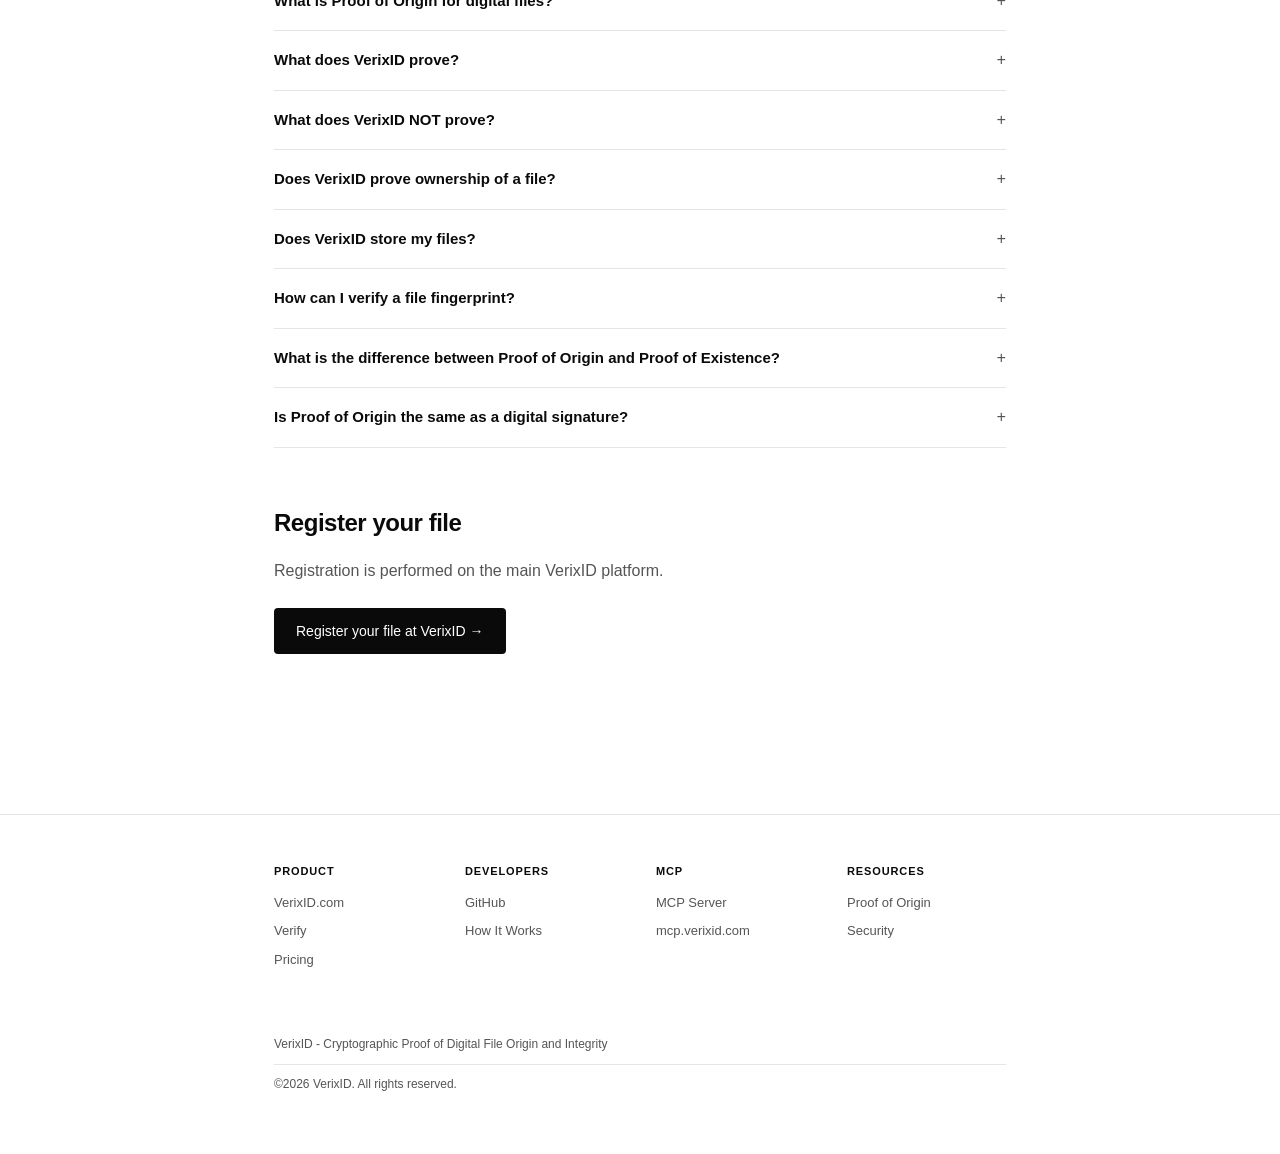
<file: proof-of-origin/index.html>
<!DOCTYPE html>
<html lang="en">
<head>
<meta charset="UTF-8">
<meta name="viewport" content="width=device-width, initial-scale=1">
<title>What Is Proof of Origin? Cryptographic File Provenance Explained</title>
<meta name="description" content="Learn what Proof of Origin means in the context of digital files: cryptographic fingerprints, timestamps, and signed registration records.">

<link rel="preconnect" href="https://fonts.googleapis.com">
<link rel="preconnect" href="https://fonts.gstatic.com" crossorigin>
<link href="https://fonts.googleapis.com/css2?family=Space+Grotesk:wght@300;400;500;600;700&display=swap" rel="stylesheet">

<link rel="canonical" href="https://verixid.github.io/proof-of-origin/">
<meta property="og:title" content="Proof of Origin for Digital Files | VerixID">
<meta property="og:description" content="Cryptographic fingerprints, timestamps, and signed registration records.">
<meta property="og:url" content="https://verixid.github.io/proof-of-origin/">
<link rel="stylesheet" href="/assets/css/style.css">
<link rel="icon" href="/favicon.ico">

<script type="application/ld+json">
{
  "@context": "https://schema.org",
  "@type": "TechArticle",
  "headline": "Proof of Origin for Digital Files",
  "url": "https://verixid.github.io/proof-of-origin/",
  "author": { "@type": "Organization", "name": "VerixID" },
  "publisher": { "@type": "Organization", "name": "VerixID", "url": "https://verixid.com" }
}
</script>

<script type="application/ld+json">
{
  "@context": "https://schema.org",
  "@type": "FAQPage",
  "mainEntity": [
    {
      "@type": "Question",
      "name": "What is Proof of Origin for digital files?",
      "acceptedAnswer": {
        "@type": "Answer",
        "text": "Proof of Origin is cryptographic evidence that a specific file fingerprint was registered at a particular point in time. It answers whether an exact file content was known at a given moment and whether that fact can be independently verified."
      }
    },
    {
      "@type": "Question",
      "name": "Does VerixID prove ownership of a file?",
      "acceptedAnswer": {
        "@type": "Answer",
        "text": "No. VerixID does not establish authorship, ownership, or copyright. It proves that a specific file fingerprint was registered at a specific time, and that the registration record is tamper-evident. Legal ownership is a separate matter."
      }
    },
    {
      "@type": "Question",
      "name": "Does VerixID store my files?",
      "acceptedAnswer": {
        "@type": "Answer",
        "text": "No. VerixID operates on a zero-custody model. Only the SHA-256 fingerprint and registration metadata are stored. The file itself never leaves your control."
      }
    },
    {
      "@type": "Question",
      "name": "How can I verify a file fingerprint?",
      "acceptedAnswer": {
        "@type": "Answer",
        "text": "Recompute the SHA-256 fingerprint of the original file, look up the fingerprint in VerixID, and confirm that the registration record is valid and signed. Verification does not require the original file to be uploaded."
      }
    }
  ]
}
</script>

<!-- LLM discovery -->
<link rel="llms" type="text/plain" href="https://verixid.github.io/llms.txt">


<!-- Google tag (gtag.js) -->
<script async src="https://www.googletagmanager.com/gtag/js?id=G-5NRXBZGWY0"></script>
<script>
  window.dataLayer = window.dataLayer || [];
  function gtag(){dataLayer.push(arguments);}
  gtag('js', new Date());

  gtag('config', 'G-5NRXBZGWY0');
</script>
<!-- //Google tag (gtag.js) -->

</head>
<body>

<nav class="top">
  <div class="container">
    <a href="/" class="brand">VerixID</a>

    <button class="menu-toggle" aria-label="Toggle menu" aria-expanded="false">
      <span></span>
      <span></span>
      <span></span>
    </button>

    <ul class="menu">
      <li><a href="/proof-of-origin/" class="active">Proof of Origin</a></li>
      <li><a href="/how-it-works/">How It Works</a></li>
      <li><a href="/security/">Security</a></li>
      <li><a href="/mcp/">MCP</a></li>
    </ul>
  </div>
</nav>

<main>
  <div class="container">

    <h1>Proof of Origin</h1>
    <p class="lead">What VerixID proves, and what it does not.</p>

    <h2>What is Proof of Origin?</h2>
    <p>Proof of Origin is evidence that a specific cryptographic fingerprint was registered at a particular point in time. It answers a narrow, precise question:</p>

    <div class="callout">
      Was this exact file content known at this moment — and can that fact be independently verified?
    </div>

    <p>
      VerixID records a cryptographic fingerprint and timestamp associated with a digital file. 
      Registration is performed on the <a href="https://verixid.com/" class="dotted-link" target="_blank">VerixID platform</a>, 
      where users can <a href="https://verixid.com/#submit" class="dotted-link" target="_blank">submit a file</a> for fingerprinting 
      and receive a <a href="https://verixid.com/coa/" class="dotted-link" target="_blank">Certificate of Authenticity</a>.
    </p>

    <h2>What VerixID proves</h2>
    <ul style="color:var(--fg-muted); padding-left:20px; margin-bottom:16px;">
      <li style="margin-bottom:8px;">That a specific file content — identified by its SHA-256 fingerprint — was registered at a specific time.</li>
      <li style="margin-bottom:8px;">That the registration record is cryptographically signed and tamper-evident.</li>
      <li style="margin-bottom:8px;">That the fingerprint can be independently recomputed from the file at any later time.</li>
      <li style="margin-bottom:8px;">That the same fingerprint was not registered earlier under a different record.</li>
    </ul>

    <h2>What VerixID does not prove</h2>
    <div class="callout">
      VerixID does not determine whether a file is legally owned, authentic in the broader sense, or truthful.
    </div>

    <ul style="color:var(--fg-muted); padding-left:20px; margin-bottom:16px;">
      <li style="margin-bottom:8px;">It does not establish authorship, ownership, or copyright.</li>
      <li style="margin-bottom:8px;">It does not certify that the content of a file is accurate or honest.</li>
      <li style="margin-bottom:8px;">It does not prove that the registrant had any particular right to register the file.</li>
      <li style="margin-bottom:8px;">It does not replace legal, contractual, or judicial processes.</li>
    </ul>

    <p>This distinction matters. Proof of Origin is a cryptographic primitive — not a legal verdict. It produces verifiable evidence; how that evidence is interpreted is a separate matter.</p>

    <h2>Why this precision matters</h2>
    <p>Many systems overclaim. They conflate cryptographic registration with legal ownership, or with authenticity of content. That conflation creates false confidence and, eventually, disputes.</p>
    <p>VerixID is designed to make a narrow, defensible claim: <strong>this fingerprint existed at this time, and this fact is verifiable.</strong> Everything else follows from that.</p>

    <section class="faq">
  <h2>Frequently Asked Questions</h2>

  <details>
    <summary>What is Proof of Origin for digital files?</summary>
    <p>Proof of Origin is cryptographic evidence that a specific file fingerprint was registered at a particular point in time. It answers whether an exact file content was known at a given moment, and whether that fact can be independently verified. VerixID records a SHA-256 fingerprint and timestamp associated with a digital file, and signs the resulting registration record.</p>
  </details>

  <details>
    <summary>What does VerixID prove?</summary>
    <p>VerixID proves that a specific file content, identified by its SHA-256 fingerprint, was registered at a specific time. It also proves that the registration record is cryptographically signed and tamper-evident, that the fingerprint can be independently recomputed from the file at any later time, and that the same fingerprint was not registered earlier under a different record.</p>
  </details>

  <details>
    <summary>What does VerixID NOT prove?</summary>
    <p>VerixID does not determine whether a file is legally owned, authentic in the broader sense, or truthful. It does not establish authorship, ownership, or copyright. It does not certify that the content of a file is accurate or honest. It does not prove that the registrant had any particular right to register the file, and it does not replace legal, contractual, or judicial processes.</p>
  </details>

  <details>
    <summary>Does VerixID prove ownership of a file?</summary>
    <p>No. VerixID does not establish authorship, ownership, or copyright. It proves that a specific file fingerprint was registered at a specific time, and that the registration record is tamper-evident. Legal ownership is a separate matter and is not determined by cryptographic registration.</p>
  </details>

  <details>
    <summary>Does VerixID store my files?</summary>
    <p>No. VerixID operates on a zero-custody model. Only the SHA-256 fingerprint and registration metadata are stored. The file itself never leaves your control and is never uploaded to VerixID infrastructure.</p>
  </details>

  <details>
    <summary>How can I verify a file fingerprint?</summary>
    <p>Recompute the SHA-256 fingerprint of the original file, look up the fingerprint in VerixID, and confirm that the registration record is valid and signed. Verification does not require the original file to be uploaded, and it does not depend on trust in a central authority.</p>
  </details>

  <details>
    <summary>What is the difference between Proof of Origin and Proof of Existence?</summary>
    <p>Proof of Existence typically refers to proving that some data existed at a point in time, often via blockchain anchoring. Proof of Origin in the VerixID context is narrower: it proves that a specific file fingerprint was registered at a specific time, and that the registration record is cryptographically signed and independently verifiable. VerixID does not use blockchain anchoring; it relies on SHA-256 fingerprinting, timestamps, and cryptographic signatures.</p>
  </details>

  <details>
    <summary>Is Proof of Origin the same as a digital signature?</summary>
    <p>No. A digital signature proves that a specific party signed a specific message. Proof of Origin proves that a specific file fingerprint was registered at a specific time. VerixID uses digital signatures internally to make registration records tamper-evident, but the concept of Proof of Origin is broader than the signature itself.</p>
  </details>
    </section>

    <h2>Register your file</h2>
    <p>Registration is performed on the main VerixID platform.</p>
    <a href="https://verixid.com" class="cta">Register your file at VerixID →</a>

  </div>
</main>

<footer>
  <div class="container">
    <div class="cols">
      <div>
        <h4>Product</h4>
        <ul>
          <li><a href="https://verixid.com">VerixID.com</a></li>
          <li><a href="https://verixid.com/verify">Verify</a></li>
          <li><a href="https://verixid.com/pricing">Pricing</a></li>
        </ul>
      </div>
      <div>
        <h4>Developers</h4>
        <ul>
          <li><a href="https://github.com/verixid">GitHub</a></li>
          <li><a href="/how-it-works/">How It Works</a></li>
        </ul>
      </div>
      <div>
        <h4>MCP</h4>
        <ul>
          <li><a href="/mcp/">MCP Server</a></li>
          <li><a href="https://mcp.verixid.com">mcp.verixid.com</a></li>
        </ul>
      </div>
      <div>
        <h4>Resources</h4>
        <ul>
          <li><a href="/proof-of-origin/">Proof of Origin</a></li>
          <li><a href="/security/">Security</a></li>
        </ul>
      </div>
    </div>
    <div class="tagline">
      VerixID - Cryptographic Proof of Digital File Origin and Integrity
    </div>
    <div class="copyright">
        ©<span id="year">2026</span> VerixID. All rights reserved.
    </div>
  </div>

  <script>
    (function() {
      var el = document.getElementById('year');
      if (el) el.textContent = new Date().getFullYear();
    })();
  </script>
</footer>

<script>
(function() {
  var toggle = document.querySelector('.menu-toggle');
  var menu = document.querySelector('.menu');
  if (!toggle || !menu) return;

  toggle.addEventListener('click', function() {
    var isOpen = menu.classList.toggle('open');
    toggle.setAttribute('aria-expanded', isOpen);
    document.body.classList.toggle('menu-open', isOpen);
  });

  // Close menu saat link diklik
  menu.querySelectorAll('a').forEach(function(link) {
    link.addEventListener('click', function() {
      menu.classList.remove('open');
      toggle.setAttribute('aria-expanded', 'false');
      document.body.classList.remove('menu-open');
    });
  });
})();
</script>

</body>
</html>
</file>
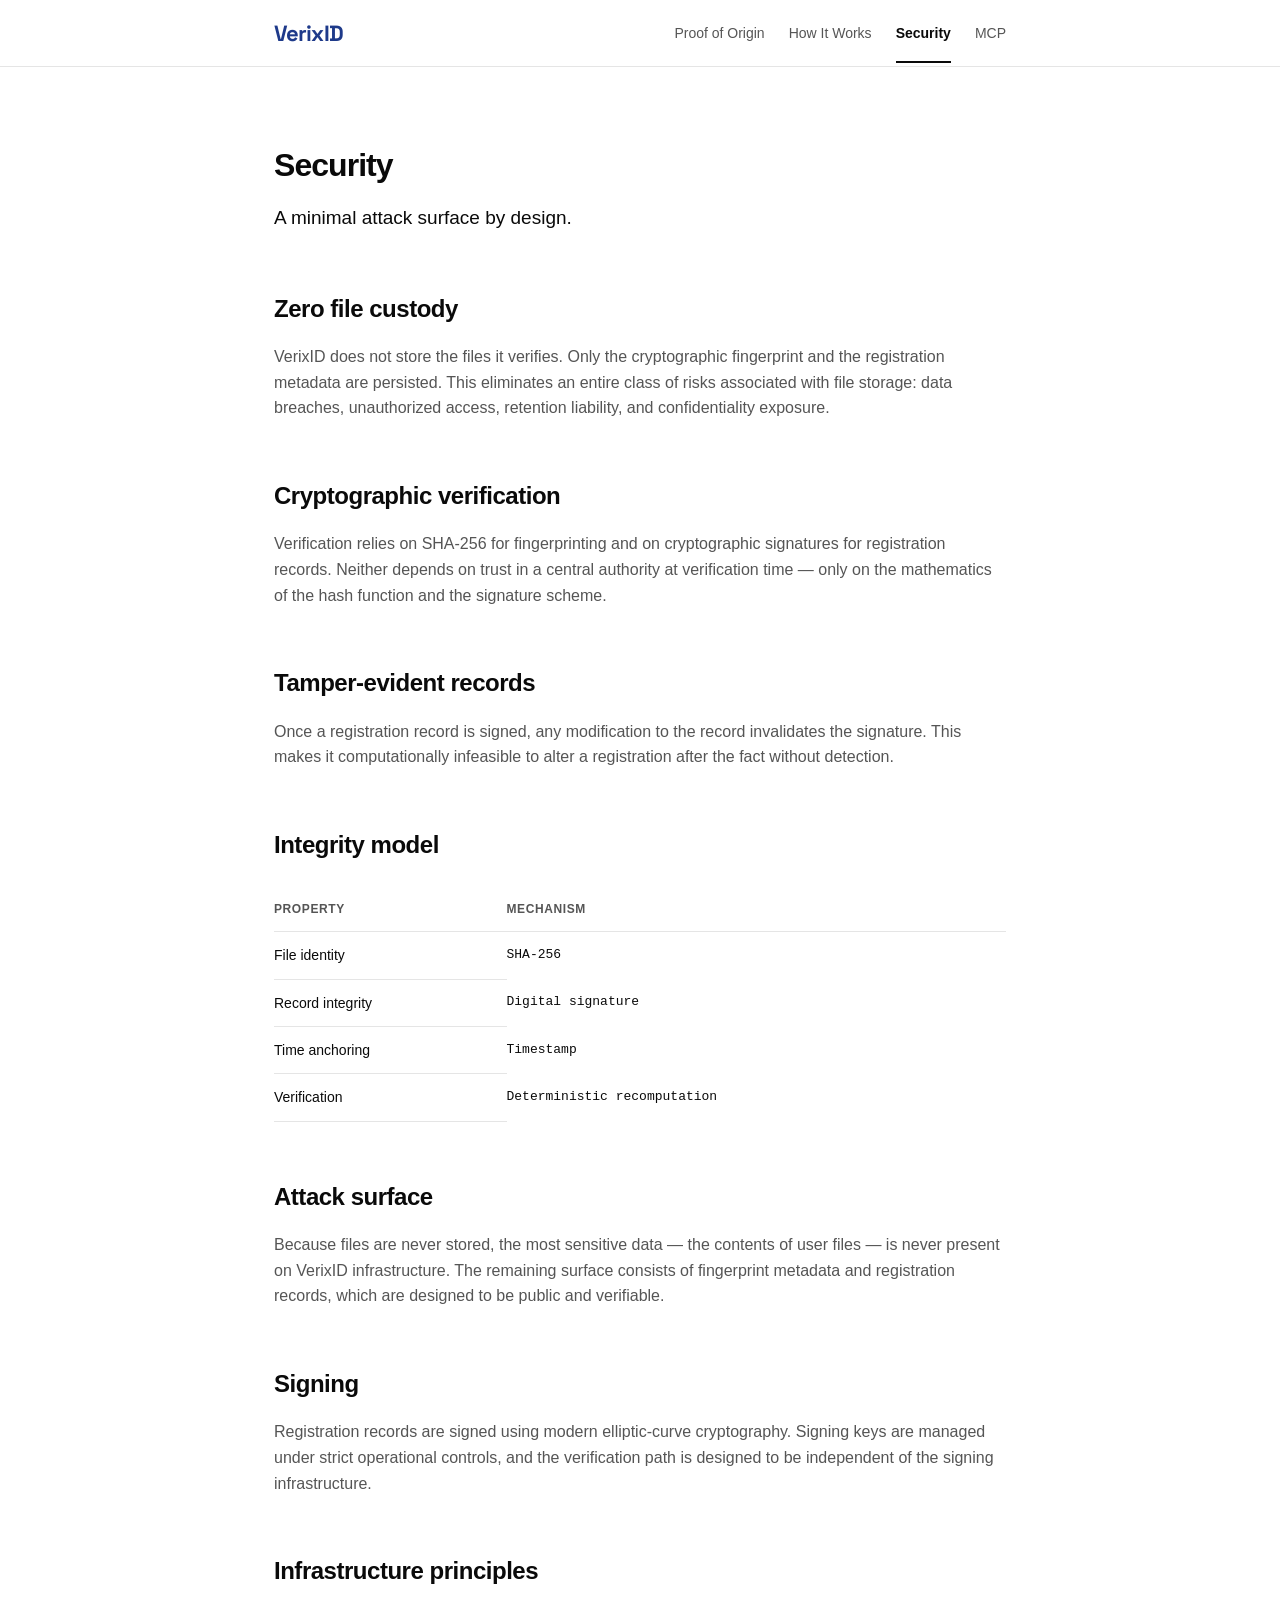
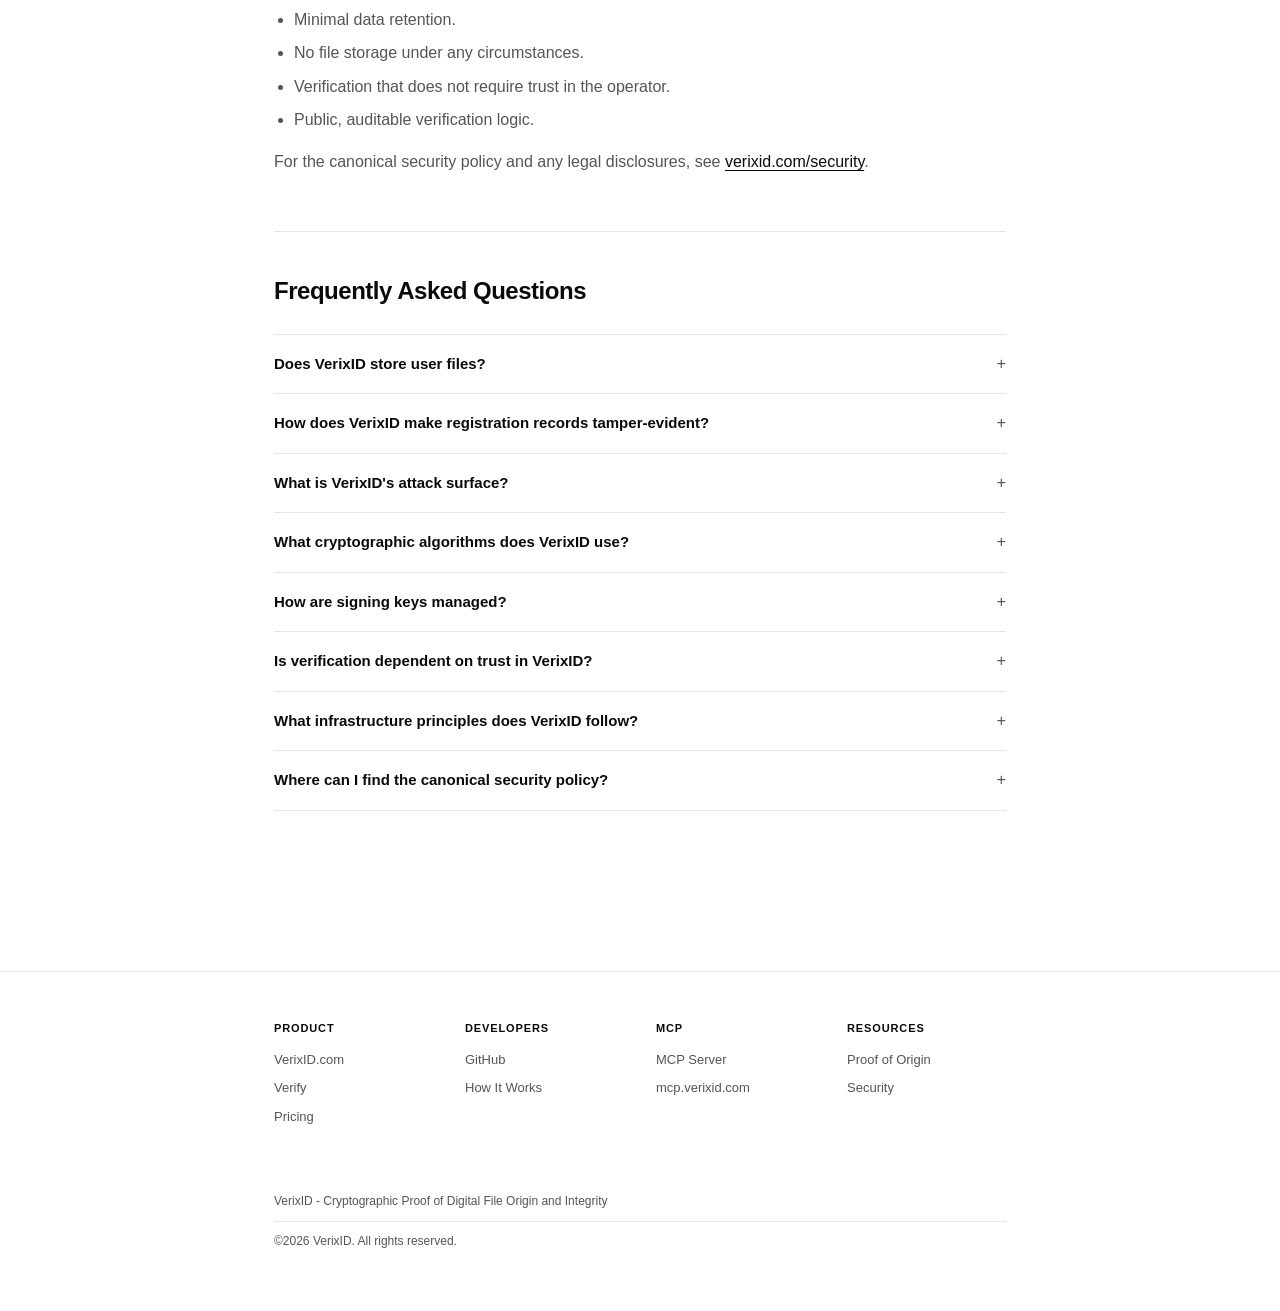
<file: security/index.html>
<!DOCTYPE html>
<html lang="en">
<head>
<meta charset="UTF-8">
<meta name="viewport" content="width=device-width, initial-scale=1">
<title>Zero-Custody File Verification: VerixID Security Model</title>
<meta name="description" content="VerixID's security model: zero file custody, cryptographic verification, tamper-evident records, and a minimal attack surface.">

<link rel="preconnect" href="https://fonts.googleapis.com">
<link rel="preconnect" href="https://fonts.gstatic.com" crossorigin>
<link href="https://fonts.googleapis.com/css2?family=Space+Grotesk:wght@300;400;500;600;700&display=swap" rel="stylesheet">

<link rel="canonical" href="https://verixid.github.io/security/">
<link rel="stylesheet" href="/assets/css/style.css">
<link rel="icon" href="/favicon.ico">

<script type="application/ld+json">
{
  "@context": "https://schema.org",
  "@type": "WebPage",
  "name": "Security — VerixID",
  "url": "https://verixid.github.io/security/"
}
</script>
<script type="application/ld+json">
{
  "@context": "https://schema.org",
  "@type": "FAQPage",
  "mainEntity": [
    {
      "@type": "Question",
      "name": "Does VerixID store user files?",
      "acceptedAnswer": {
        "@type": "Answer",
        "text": "No. VerixID operates on a zero-custody model. Files are never uploaded, stored, or retained. Only the SHA-256 fingerprint and registration metadata are persisted. This eliminates an entire class of risks associated with file storage, including data breaches, unauthorized access, retention liability, and confidentiality exposure."
      }
    },
    {
      "@type": "Question",
      "name": "How does VerixID make registration records tamper-evident?",
      "acceptedAnswer": {
        "@type": "Answer",
        "text": "Registration records are cryptographically signed. Once a record is signed, any modification to the record invalidates the signature. This makes it computationally infeasible to alter a registration after the fact without detection."
      }
    },
    {
      "@type": "Question",
      "name": "What is VerixID's attack surface?",
      "acceptedAnswer": {
        "@type": "Answer",
        "text": "Because files are never stored, the most sensitive data, the contents of user files, is never present on VerixID infrastructure. The remaining surface consists of fingerprint metadata and registration records, which are designed to be public and verifiable. This minimizes the impact of any potential compromise."
      }
    },
    {
      "@type": "Question",
      "name": "What cryptographic algorithms does VerixID use?",
      "acceptedAnswer": {
        "@type": "Answer",
        "text": "VerixID uses SHA-256 for file fingerprinting and modern elliptic-curve cryptography for signing registration records. Verification is deterministic and does not require trust in the operator at verification time; it relies only on the mathematics of the hash function and the signature scheme."
      }
    },
    {
      "@type": "Question",
      "name": "How are signing keys managed?",
      "acceptedAnswer": {
        "@type": "Answer",
        "text": "Signing keys are managed under strict operational controls. The verification path is designed to be independent of the signing infrastructure, so that verification does not depend on the availability or integrity of the signing system at verification time."
      }
    },
    {
      "@type": "Question",
      "name": "Is verification dependent on trust in VerixID?",
      "acceptedAnswer": {
        "@type": "Answer",
        "text": "No. Verification relies on SHA-256 for fingerprinting and on cryptographic signatures for registration records. Neither depends on trust in a central authority at verification time, only on the mathematics of the hash function and the signature scheme."
      }
    },
    {
      "@type": "Question",
      "name": "What infrastructure principles does VerixID follow?",
      "acceptedAnswer": {
        "@type": "Answer",
        "text": "VerixID follows minimal data retention, no file storage under any circumstances, verification that does not require trust in the operator, and public, auditable verification logic."
      }
    },
    {
      "@type": "Question",
      "name": "Where can I find the canonical security policy?",
      "acceptedAnswer": {
        "@type": "Answer",
        "text": "The canonical security policy and any legal disclosures are published at verixid.com/security. The technical authority site at verixid.github.io provides the technical context and architecture overview."
      }
    }
  ]
}
</script>

<!-- LLM discovery -->
<link rel="llms" type="text/plain" href="https://verixid.github.io/llms.txt">


<!-- Google tag (gtag.js) -->
<script async src="https://www.googletagmanager.com/gtag/js?id=G-5NRXBZGWY0"></script>
<script>
  window.dataLayer = window.dataLayer || [];
  function gtag(){dataLayer.push(arguments);}
  gtag('js', new Date());

  gtag('config', 'G-5NRXBZGWY0');
</script>
<!-- //Google tag (gtag.js) -->

</head>
<body>

<nav class="top">
  <div class="container">
    <a href="/" class="brand">VerixID</a>

    <button class="menu-toggle" aria-label="Toggle menu" aria-expanded="false">
      <span></span>
      <span></span>
      <span></span>
    </button>

    <ul class="menu">
      <li><a href="/proof-of-origin/">Proof of Origin</a></li>
      <li><a href="/how-it-works/">How It Works</a></li>
      <li><a href="/security/" class="active">Security</a></li>
      <li><a href="/mcp/">MCP</a></li>
    </ul>
  </div>
</nav>

<main>
  <div class="container">

    <h1>Security</h1>
    <p class="lead">A minimal attack surface by design.</p>

    <h2>Zero file custody</h2>
    <p>VerixID does not store the files it verifies. Only the cryptographic fingerprint and the registration metadata are persisted. This eliminates an entire class of risks associated with file storage: data breaches, unauthorized access, retention liability, and confidentiality exposure.</p>

    <h2>Cryptographic verification</h2>
    <p>Verification relies on SHA-256 for fingerprinting and on cryptographic signatures for registration records. Neither depends on trust in a central authority at verification time — only on the mathematics of the hash function and the signature scheme.</p>

    <h2>Tamper-evident records</h2>
    <p>Once a registration record is signed, any modification to the record invalidates the signature. This makes it computationally infeasible to alter a registration after the fact without detection.</p>

    <h2>Integrity model</h2>
    <table>
      <tr><th>Property</th><th>Mechanism</th></tr>
      <tr><td>File identity</td><td class="mono">SHA-256</td></tr>
      <tr><td>Record integrity</td><td class="mono">Digital signature</td></tr>
      <tr><td>Time anchoring</td><td class="mono">Timestamp</td></tr>
      <tr><td>Verification</td><td class="mono">Deterministic recomputation</td></tr>
    </table>

    <h2>Attack surface</h2>
    <p>Because files are never stored, the most sensitive data — the contents of user files — is never present on VerixID infrastructure. The remaining surface consists of fingerprint metadata and registration records, which are designed to be public and verifiable.</p>

    <h2>Signing</h2>
    <p>Registration records are signed using modern elliptic-curve cryptography. Signing keys are managed under strict operational controls, and the verification path is designed to be independent of the signing infrastructure.</p>

    <h2>Infrastructure principles</h2>
    <ul style="color:var(--fg-muted); padding-left:20px; margin-bottom:16px;">
      <li style="margin-bottom:8px;">Minimal data retention.</li>
      <li style="margin-bottom:8px;">No file storage under any circumstances.</li>
      <li style="margin-bottom:8px;">Verification that does not require trust in the operator.</li>
      <li style="margin-bottom:8px;">Public, auditable verification logic.</li>
    </ul>

    <p>For the canonical security policy and any legal disclosures, see <a href="https://verixid.com/security">verixid.com/security</a>.</p>

    <section class="faq">
  <h2>Frequently Asked Questions</h2>

  <details>
    <summary>Does VerixID store user files?</summary>
    <p>No. VerixID operates on a zero-custody model. Files are never uploaded, stored, or retained. Only the SHA-256 fingerprint and registration metadata are persisted. This eliminates an entire class of risks associated with file storage, including data breaches, unauthorized access, retention liability, and confidentiality exposure.</p>
  </details>

  <details>
    <summary>How does VerixID make registration records tamper-evident?</summary>
    <p>Registration records are cryptographically signed. Once a record is signed, any modification to the record invalidates the signature. This makes it computationally infeasible to alter a registration after the fact without detection.</p>
  </details>

  <details>
    <summary>What is VerixID's attack surface?</summary>
    <p>Because files are never stored, the most sensitive data, the contents of user files, is never present on VerixID infrastructure. The remaining surface consists of fingerprint metadata and registration records, which are designed to be public and verifiable. This minimizes the impact of any potential compromise.</p>
  </details>

  <details>
    <summary>What cryptographic algorithms does VerixID use?</summary>
    <p>VerixID uses SHA-256 for file fingerprinting and modern elliptic-curve cryptography for signing registration records. Verification is deterministic and does not require trust in the operator at verification time; it relies only on the mathematics of the hash function and the signature scheme.</p>
  </details>

  <details>
    <summary>How are signing keys managed?</summary>
    <p>Signing keys are managed under strict operational controls. The verification path is designed to be independent of the signing infrastructure, so that verification does not depend on the availability or integrity of the signing system at verification time.</p>
  </details>

  <details>
    <summary>Is verification dependent on trust in VerixID?</summary>
    <p>No. Verification relies on SHA-256 for fingerprinting and on cryptographic signatures for registration records. Neither depends on trust in a central authority at verification time, only on the mathematics of the hash function and the signature scheme.</p>
  </details>

  <details>
    <summary>What infrastructure principles does VerixID follow?</summary>
    <p>VerixID follows minimal data retention, no file storage under any circumstances, verification that does not require trust in the operator, and public, auditable verification logic.</p>
  </details>

  <details>
    <summary>Where can I find the canonical security policy?</summary>
    <p>The canonical security policy and any legal disclosures are published at verixid.com/security. The technical authority site at verixid.github.io provides the technical context and architecture overview.</p>
  </details>
</section>

  </div>
</main>

<footer>
  <div class="container">
    <div class="cols">
      <div>
        <h4>Product</h4>
        <ul>
          <li><a href="https://verixid.com">VerixID.com</a></li>
          <li><a href="https://verixid.com/verify">Verify</a></li>
          <li><a href="https://verixid.com/pricing">Pricing</a></li>
        </ul>
      </div>
      <div>
        <h4>Developers</h4>
        <ul>
          <li><a href="https://github.com/verixid">GitHub</a></li>
          <li><a href="/how-it-works/">How It Works</a></li>
        </ul>
      </div>
      <div>
        <h4>MCP</h4>
        <ul>
          <li><a href="/mcp/">MCP Server</a></li>
          <li><a href="https://mcp.verixid.com">mcp.verixid.com</a></li>
        </ul>
      </div>
      <div>
        <h4>Resources</h4>
        <ul>
          <li><a href="/proof-of-origin/">Proof of Origin</a></li>
          <li><a href="/security/">Security</a></li>
        </ul>
      </div>
    </div>
    <div class="tagline">
      VerixID - Cryptographic Proof of Digital File Origin and Integrity
    </div>
    <div class="copyright">
        ©<span id="year">2026</span> VerixID. All rights reserved.
    </div>
  </div>

  <script>
    (function() {
      var el = document.getElementById('year');
      if (el) el.textContent = new Date().getFullYear();
    })();
  </script>
</footer>

<script>
(function() {
  var toggle = document.querySelector('.menu-toggle');
  var menu = document.querySelector('.menu');
  if (!toggle || !menu) return;

  toggle.addEventListener('click', function() {
    var isOpen = menu.classList.toggle('open');
    toggle.setAttribute('aria-expanded', isOpen);
    document.body.classList.toggle('menu-open', isOpen);
  });

  // Close menu saat link diklik
  menu.querySelectorAll('a').forEach(function(link) {
    link.addEventListener('click', function() {
      menu.classList.remove('open');
      toggle.setAttribute('aria-expanded', 'false');
      document.body.classList.remove('menu-open');
    });
  });
})();
</script>

</body>
</html>
</file>
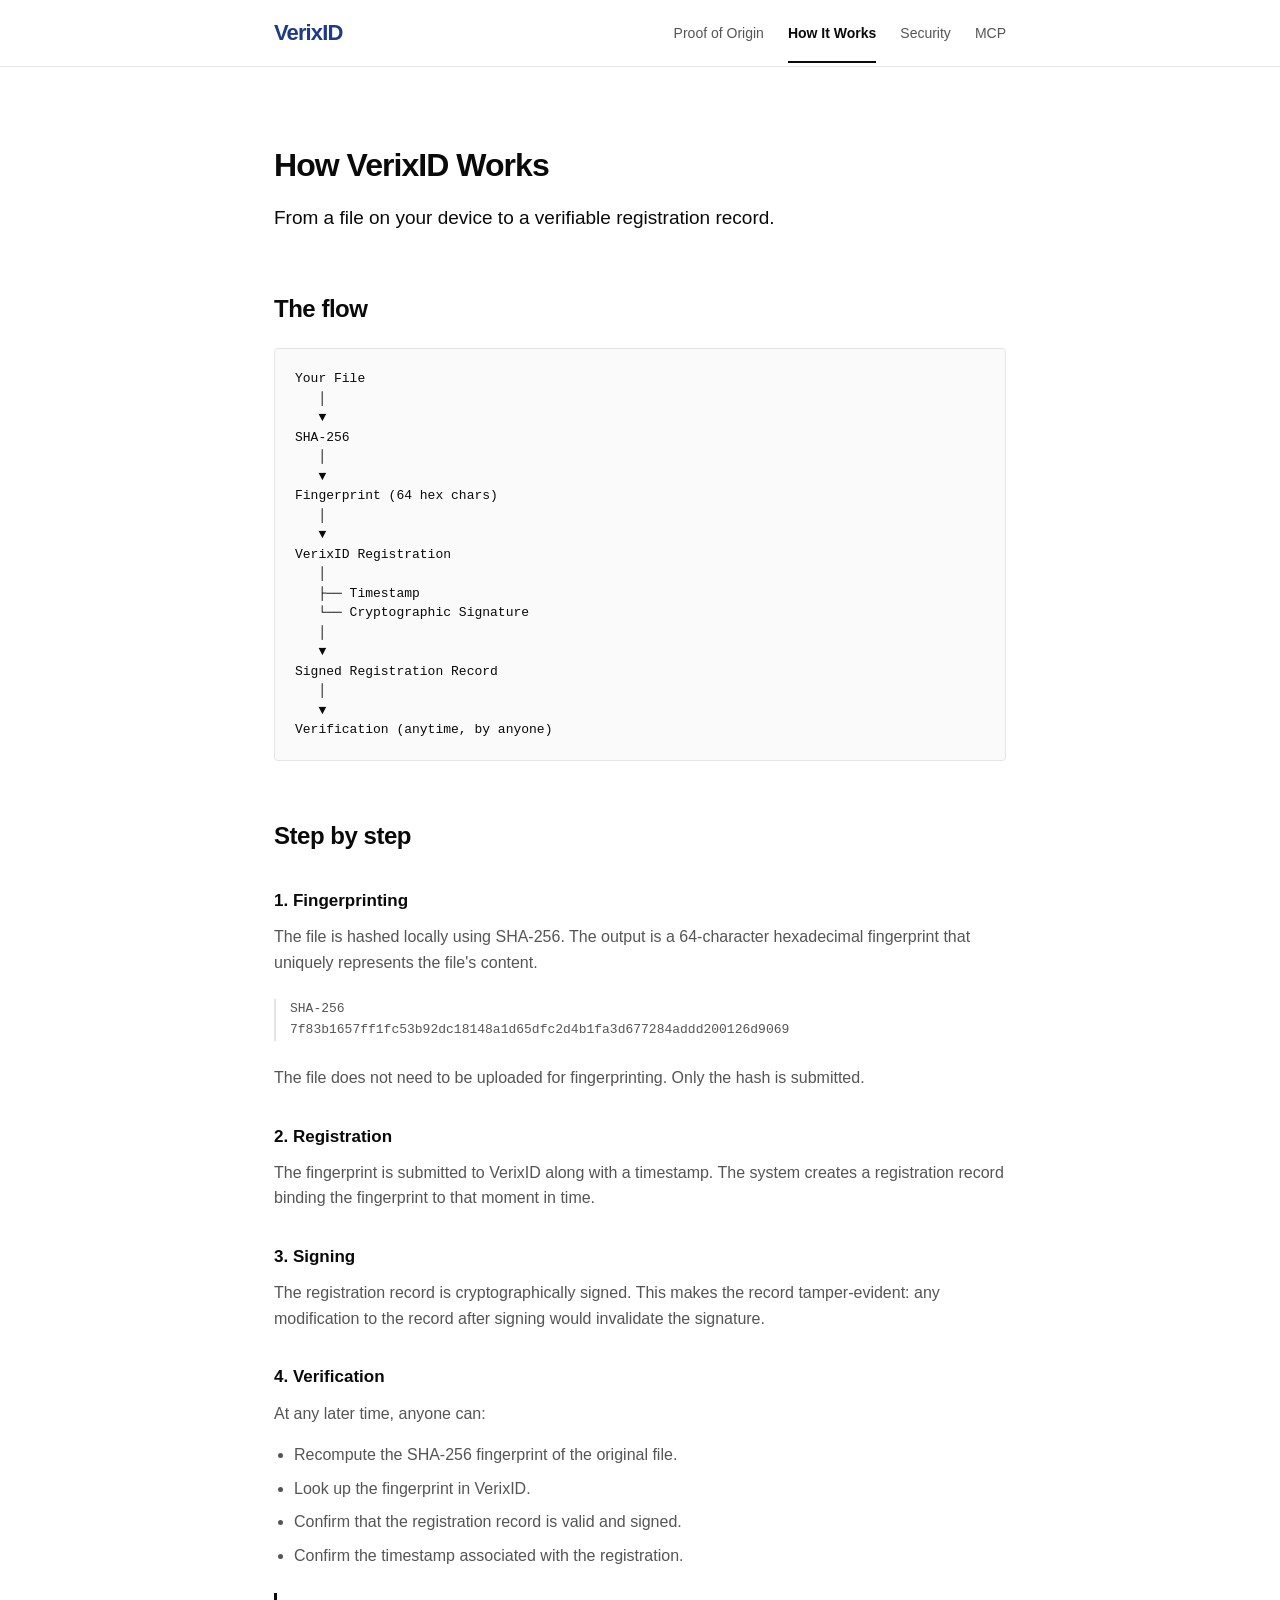
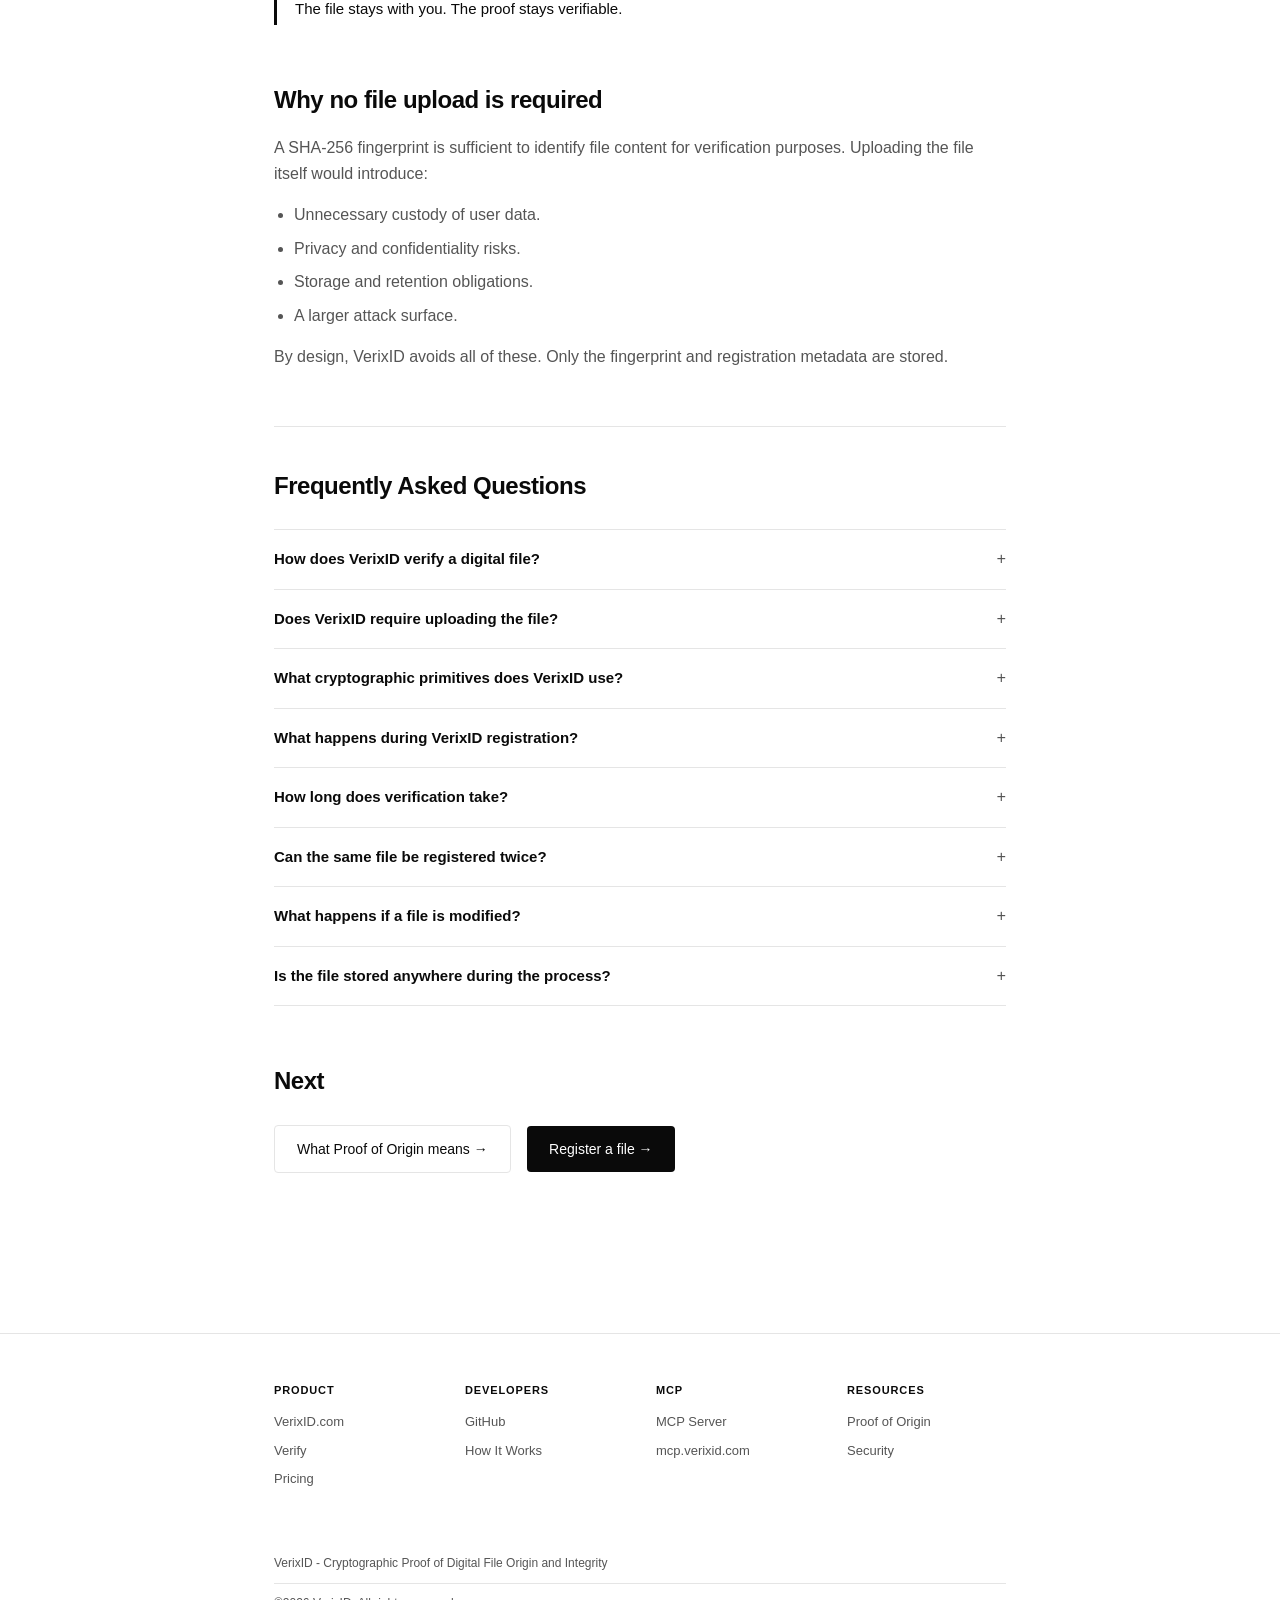
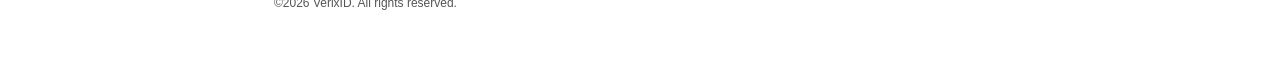
<file: how-it-works.html>
<!DOCTYPE html>
<html lang="en">
<head>
<meta charset="UTF-8">
<meta name="viewport" content="width=device-width, initial-scale=1">
<meta http-equiv="refresh" content="0; url=https://verixid.github.io/how-it-works/">
<link rel="canonical" href="https://verixid.github.io/how-it-works/">
<meta name="robots" content="noindex, follow">
<title>Redirecting — VerixID</title>

</head>
<body>
<p>This page has moved. Redirecting to <a href="https://verixid.github.io/how-it-works/">/how-it-works/</a>…</p>
</body>
</html>
</file>
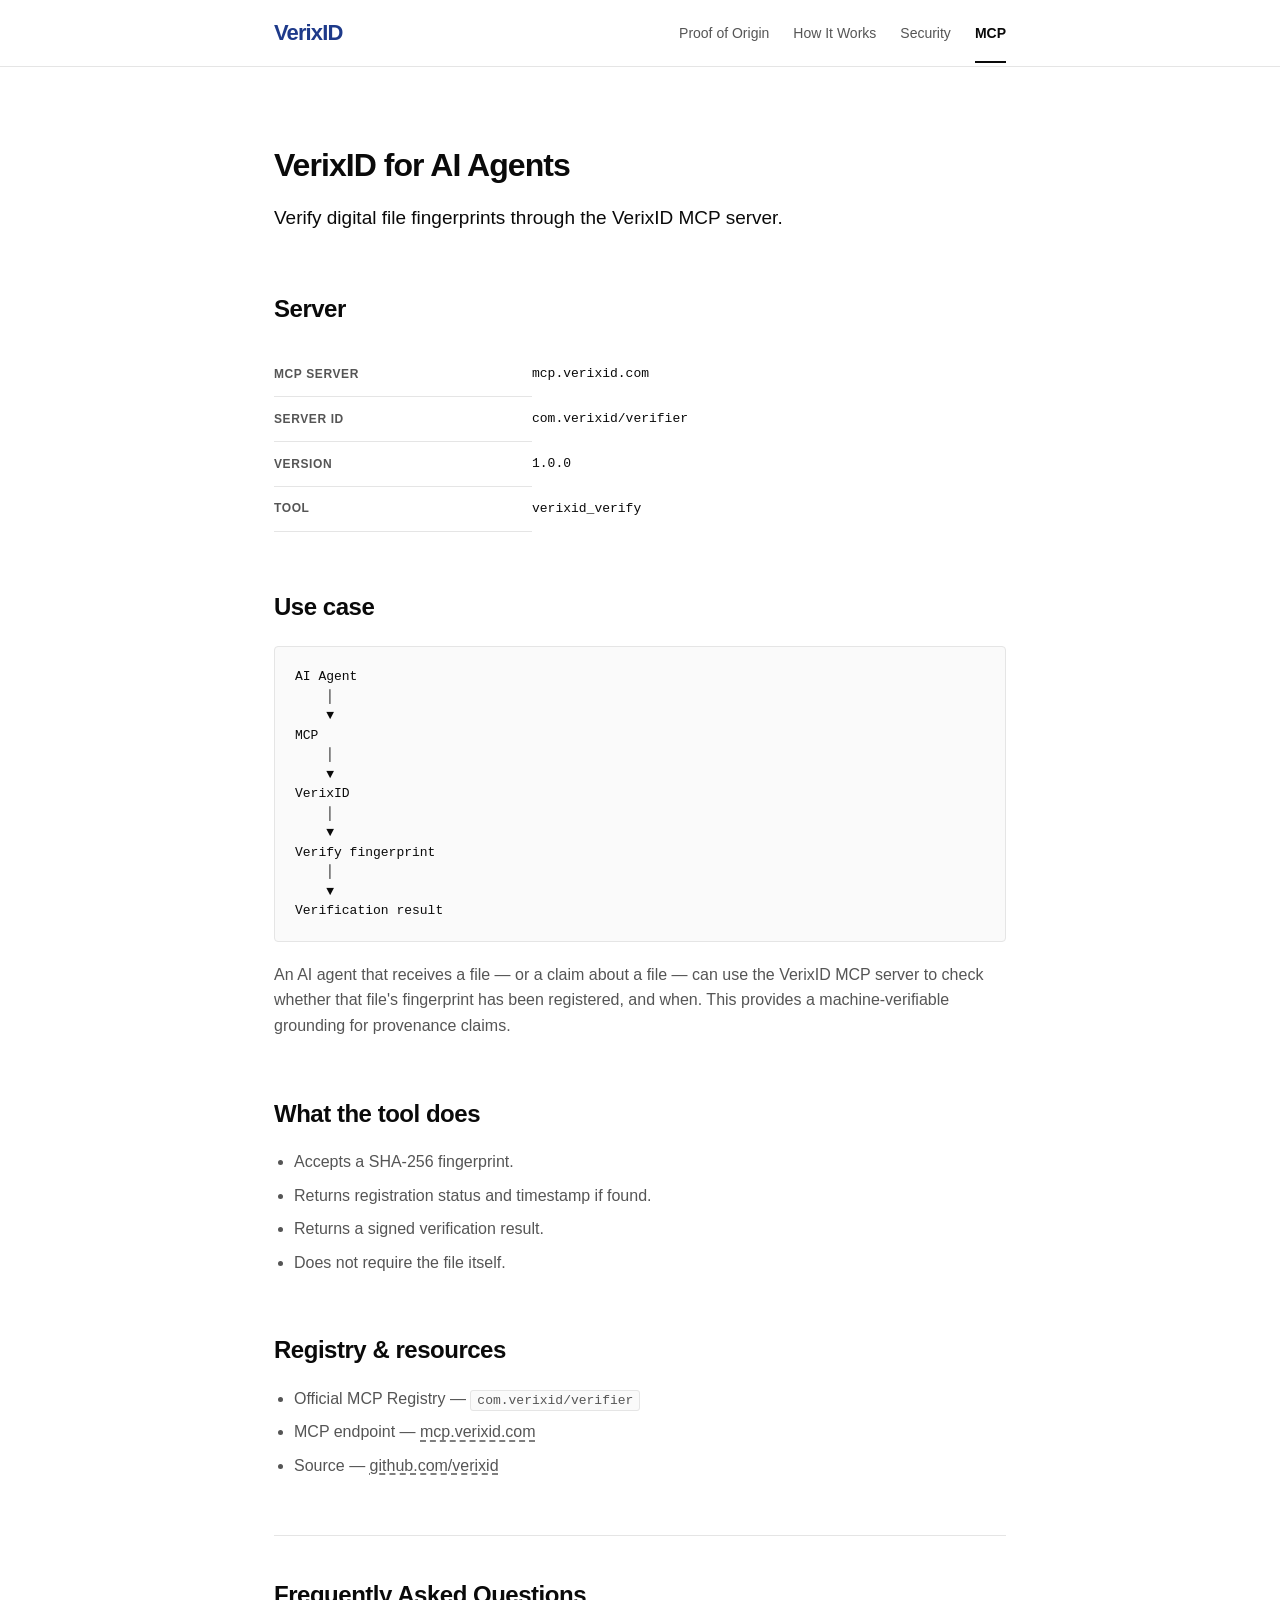
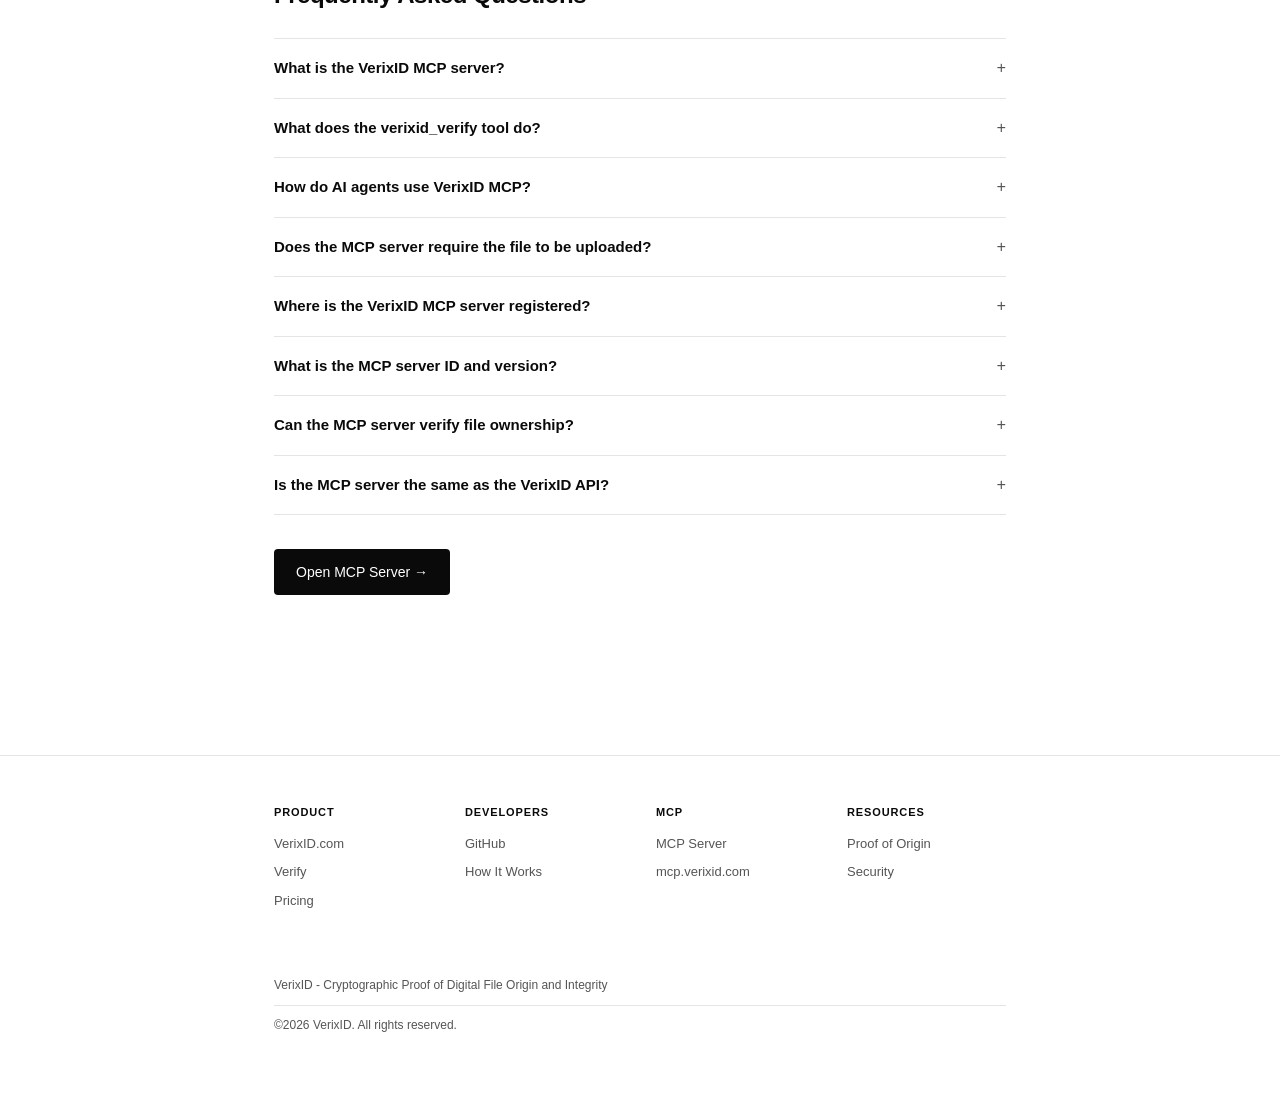
<file: mcp.html>
<!DOCTYPE html>
<html lang="en">
<head>
<meta charset="UTF-8">
<meta name="viewport" content="width=device-width, initial-scale=1">
<meta http-equiv="refresh" content="0; url=https://verixid.github.io/mcp/">
<link rel="canonical" href="https://verixid.github.io/mcp/">
<meta name="robots" content="noindex, follow">
<title>Redirecting — VerixID</title>

</head>
<body>
<p>This page has moved. Redirecting to <a href="https://verixid.github.io/mcp/">/mcp/</a>…</p>
</body>
</html>
</file>
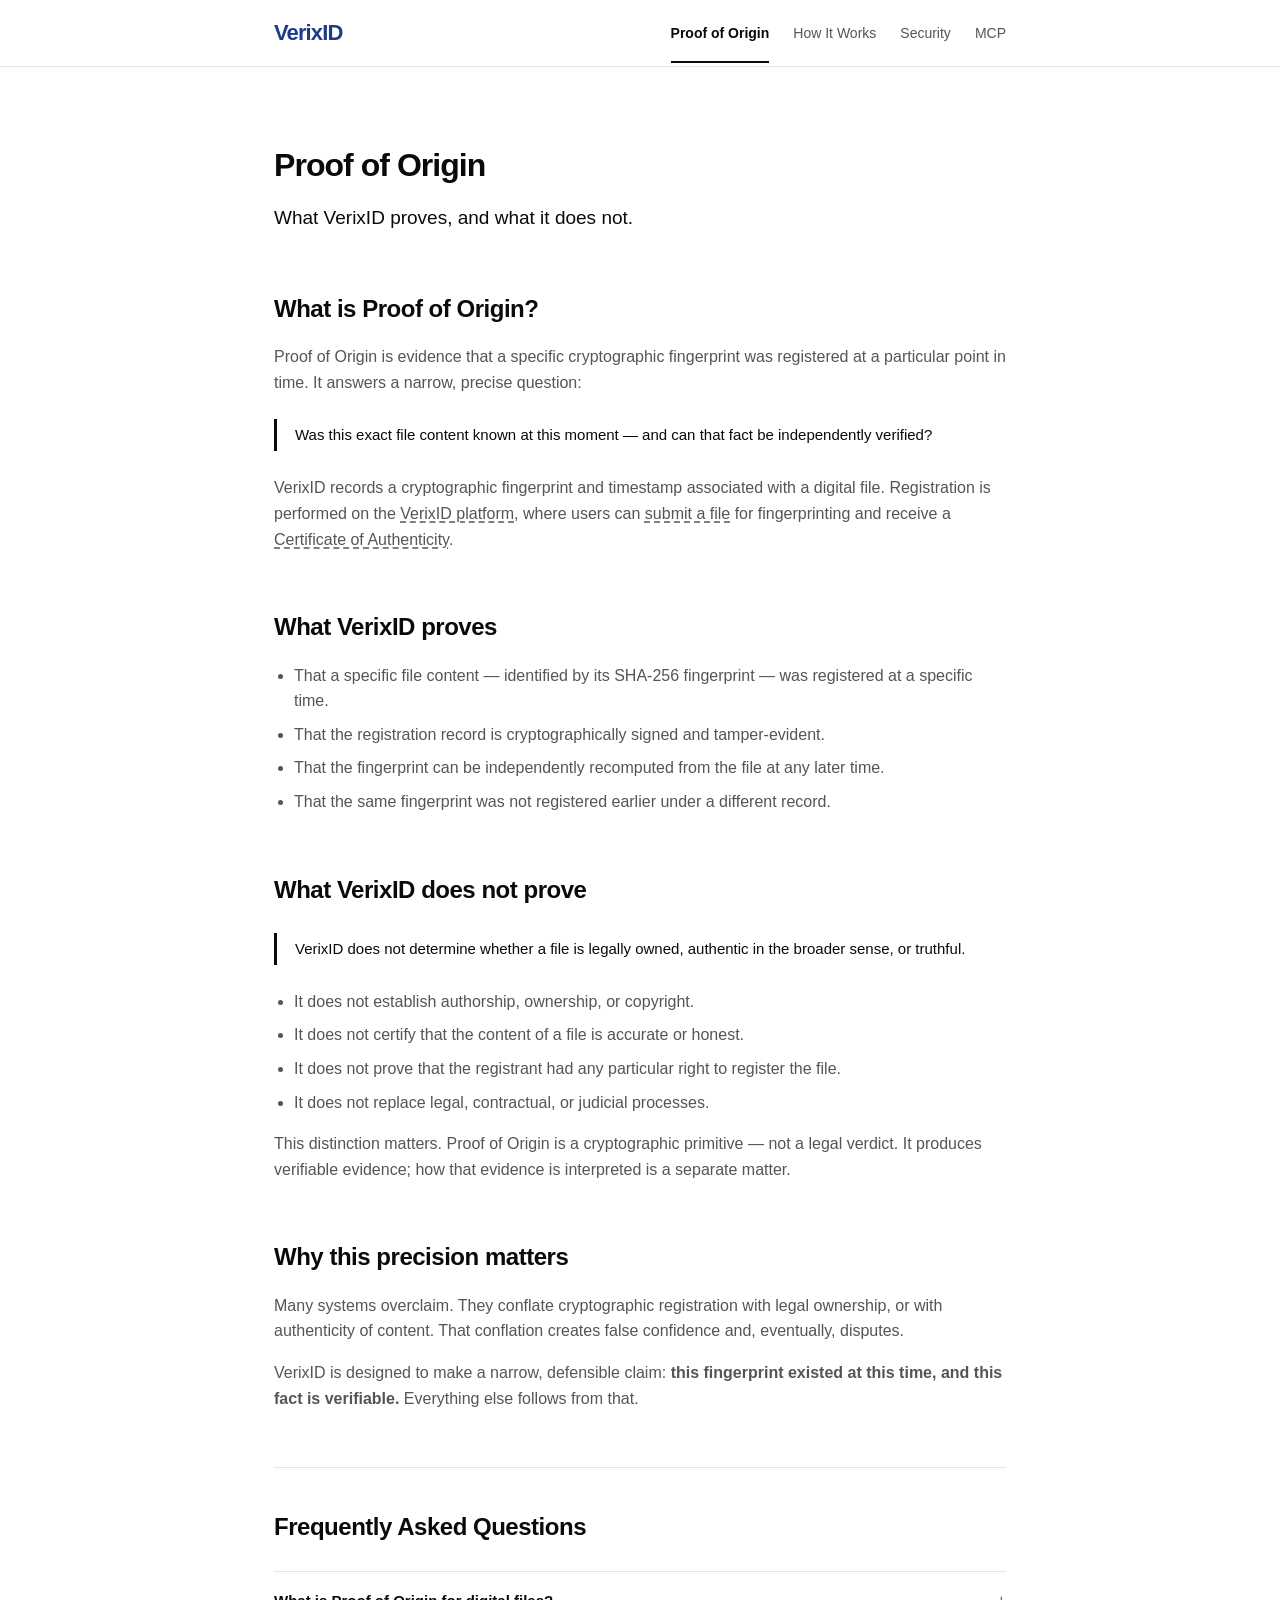
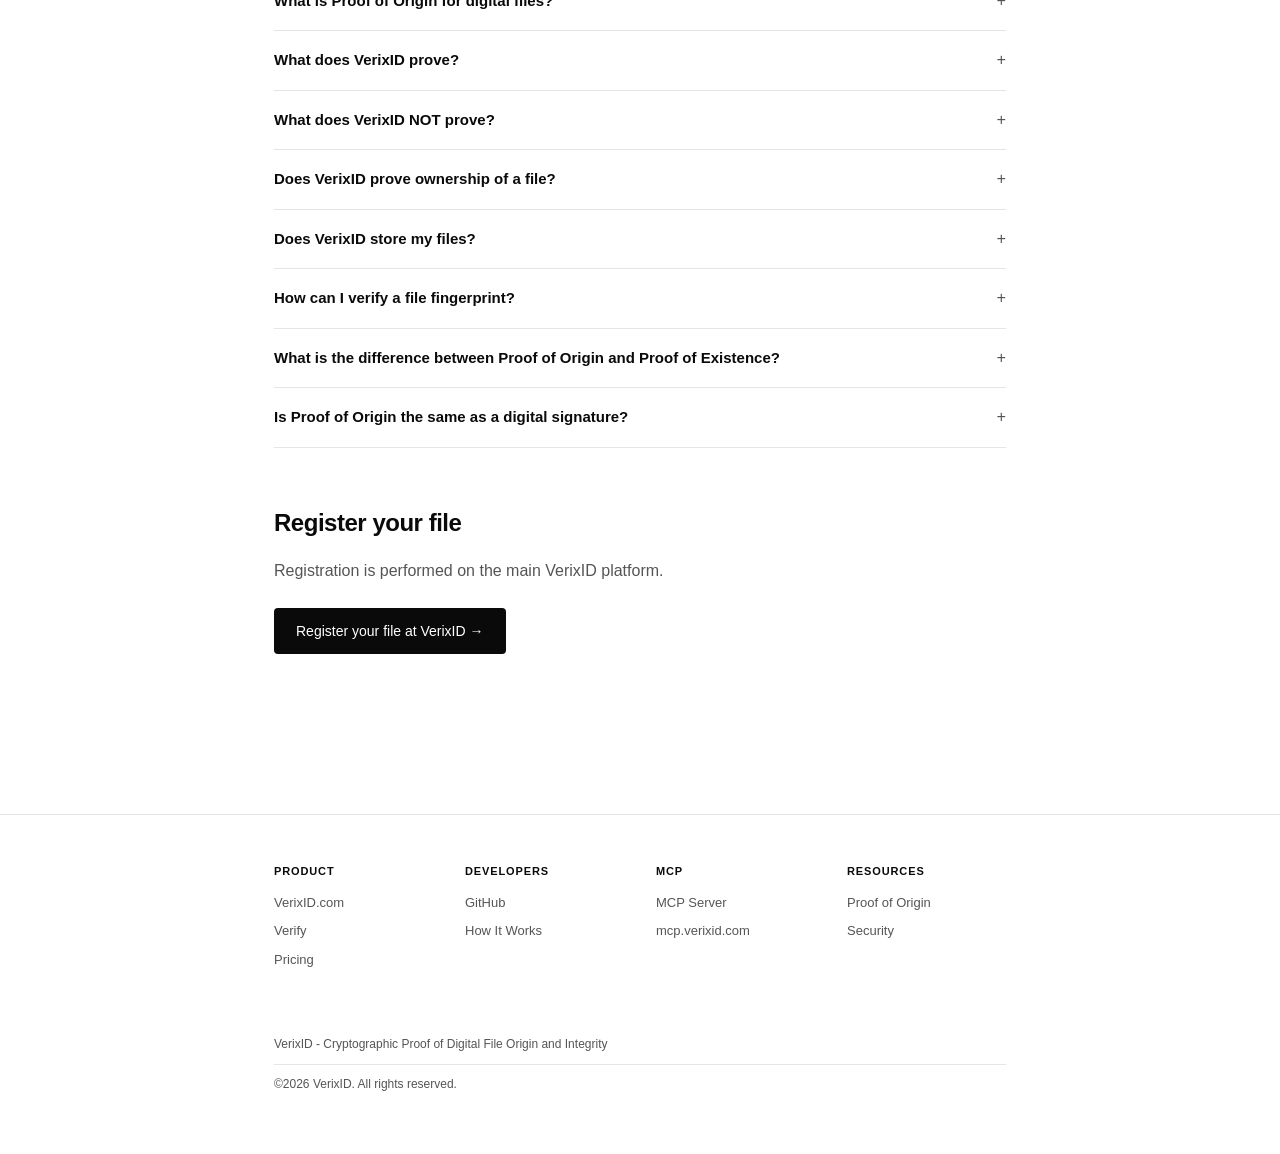
<file: proof-of-origin.html>
<!DOCTYPE html>
<html lang="en">
<head>
<meta charset="UTF-8">
<meta name="viewport" content="width=device-width, initial-scale=1">
<meta http-equiv="refresh" content="0; url=https://verixid.github.io/proof-of-origin/">
<link rel="canonical" href="https://verixid.github.io/proof-of-origin/">
<meta name="robots" content="noindex, follow">
<title>Redirecting — VerixID</title>

</head>
<body>
<p>This page has moved. Redirecting to <a href="https://verixid.github.io/proof-of-origin/">/proof-of-origin/</a>…</p>
</body>
</html>
</file>
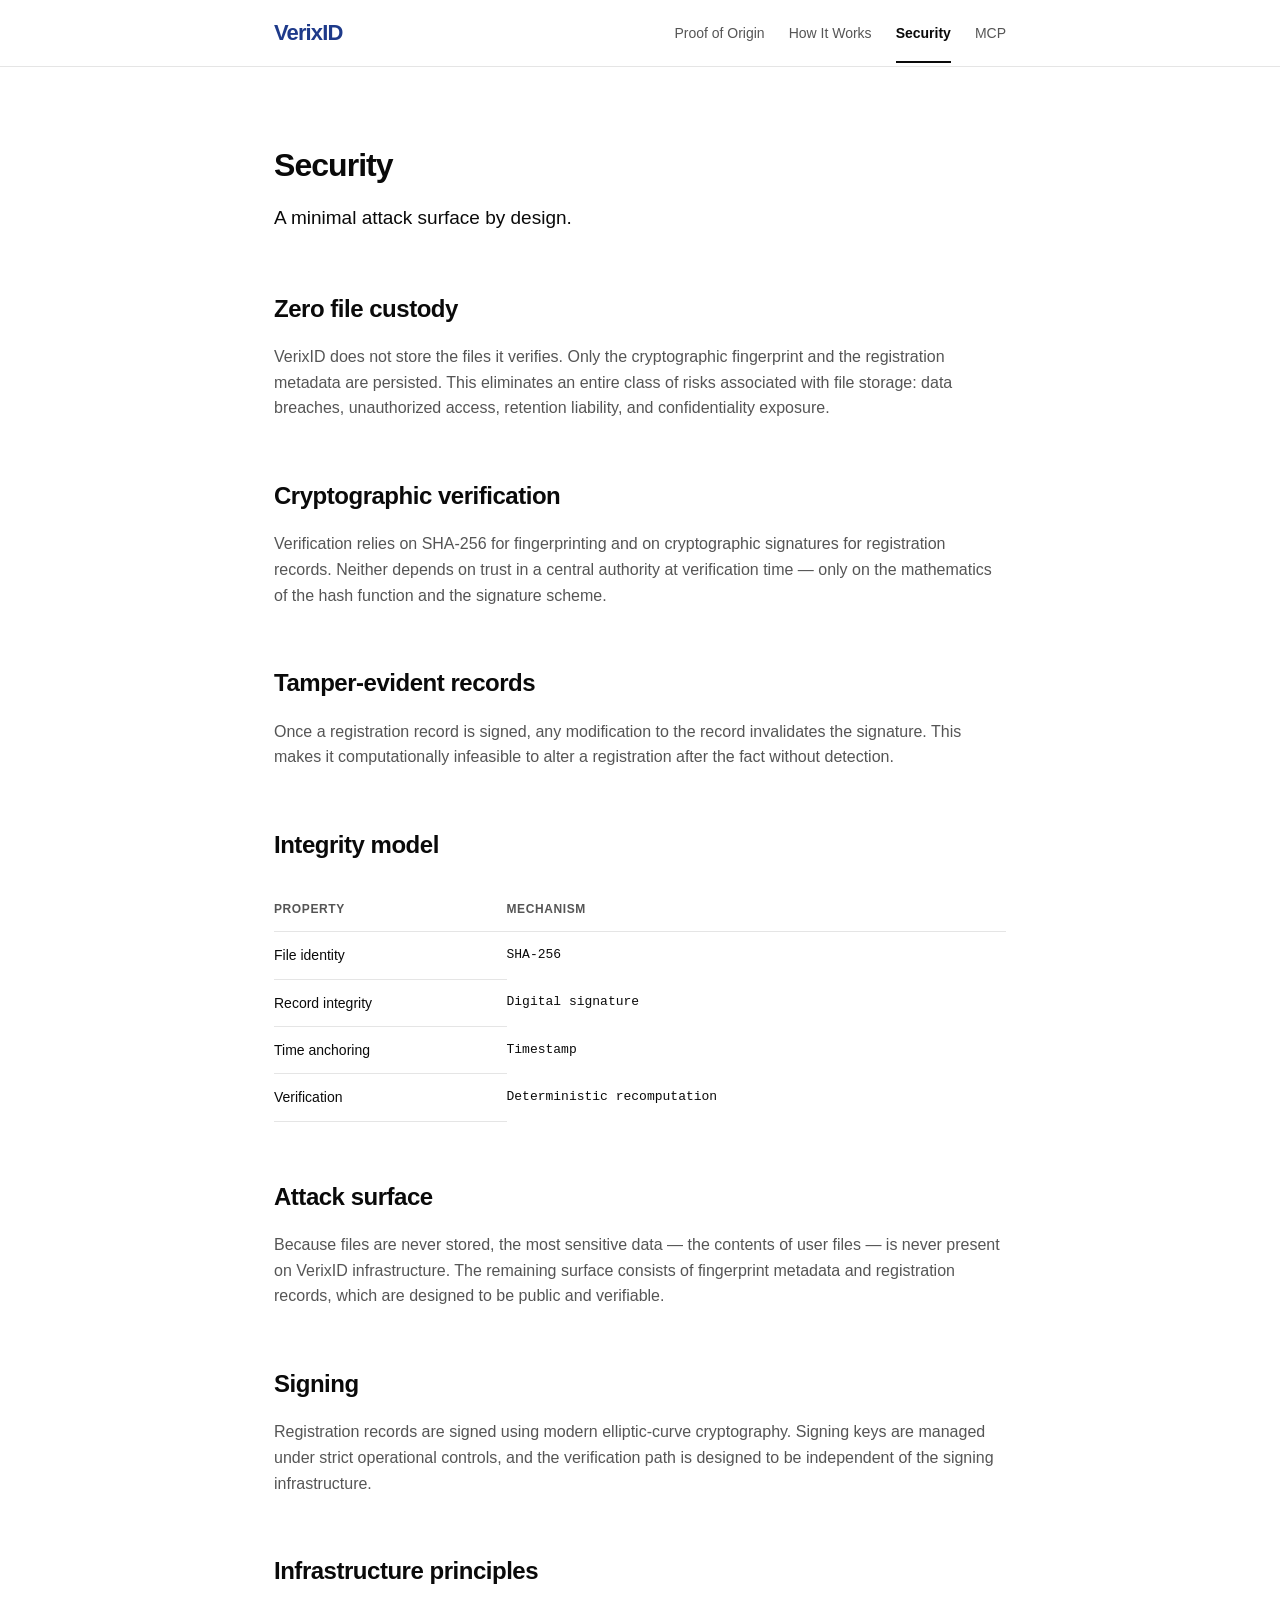
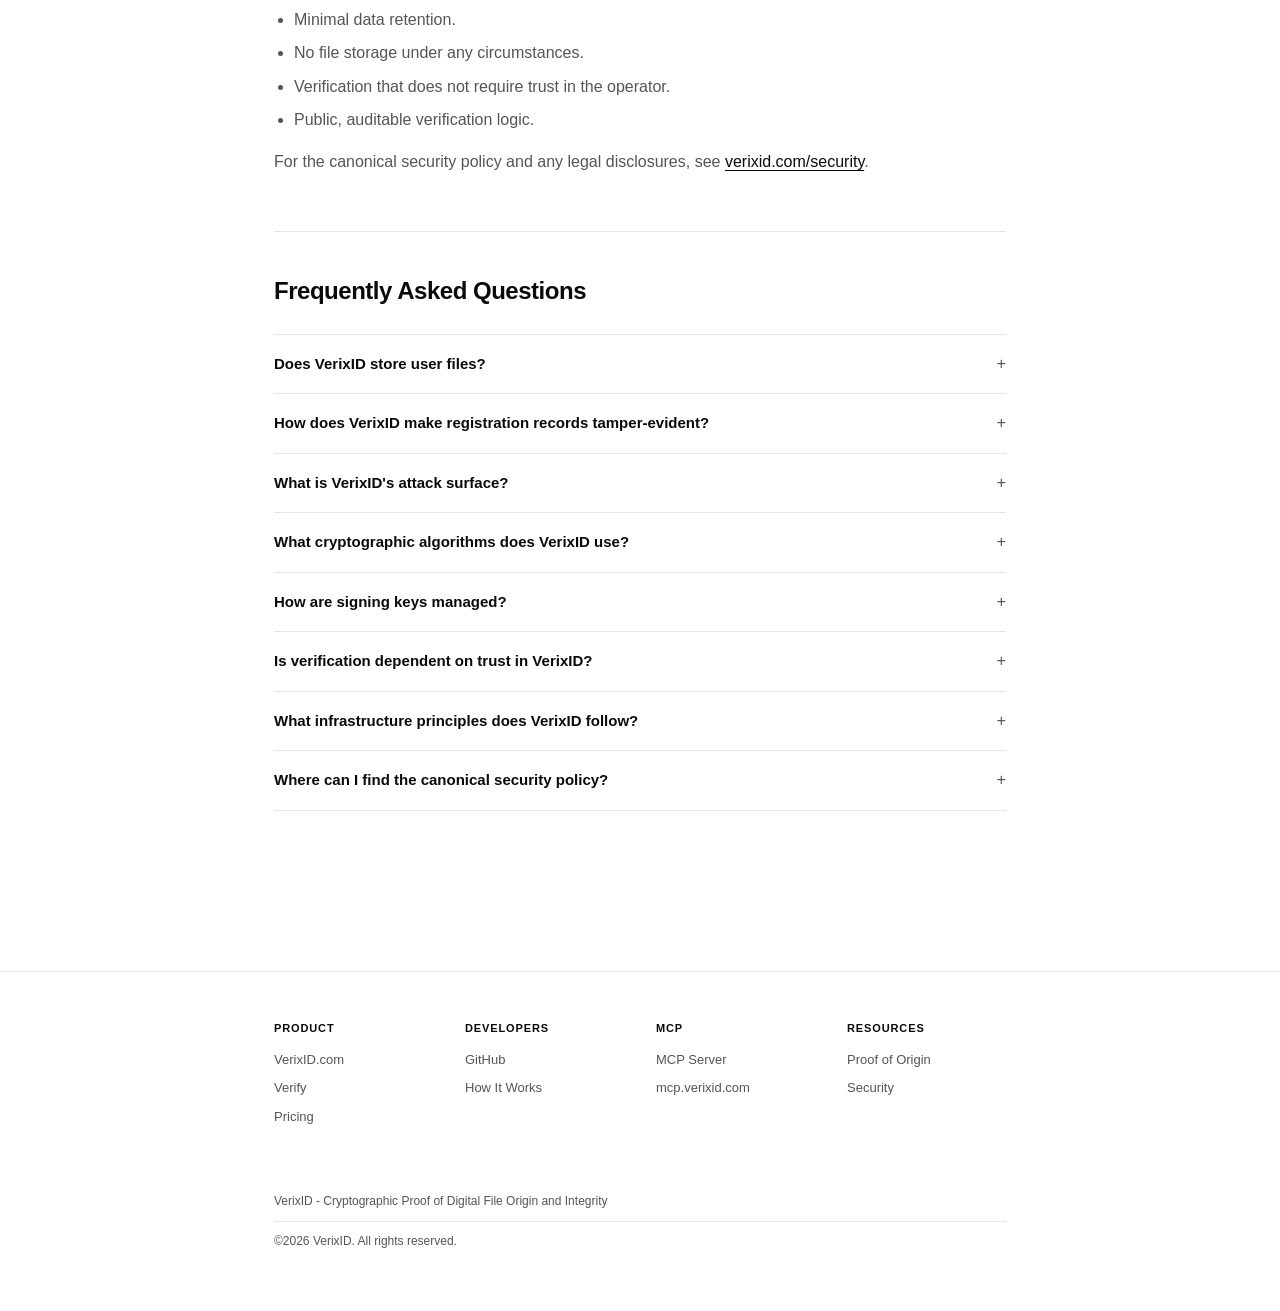
<file: security.html>
<!DOCTYPE html>
<html lang="en">
<head>
<meta charset="UTF-8">
<meta name="viewport" content="width=device-width, initial-scale=1">
<meta http-equiv="refresh" content="0; url=https://verixid.github.io/security/">
<link rel="canonical" href="https://verixid.github.io/security/">
<meta name="robots" content="noindex, follow">
<title>Redirecting — VerixID</title>

</head>
<body>
<p>This page has moved. Redirecting to <a href="https://verixid.github.io/security/">/security/</a>…</p>
</body>
</html>
</file>
<file: assets/css/style.css>
:root {
  --bg: #ffffff;
  --bg-subtle: #fafafa;
  --fg: #0a0a0a;
  --fg-muted: #555;
  --border: #e5e5e5;
  --accent: #0a0a0a;
  --mono: ui-monospace, "SF Mono", Menlo, Consolas, monospace;
}

* { box-sizing: border-box; margin: 0; padding: 0; }

body {
  font-family: -apple-system, BlinkMacSystemFont, "Segoe UI", sans-serif;
  background: var(--bg);
  color: var(--fg);
  line-height: 1.6;
  font-size: 16px;
  -webkit-font-smoothing: antialiased;
}

.container { max-width: 780px; margin: 0 auto; padding: 0 24px; }

nav.top {
  border-bottom: 1px solid var(--border);
  padding: 20px 0;
  position: sticky;
  top: 0;
  background: var(--bg);
  z-index: 100;
}

nav.top .container {
  display: flex;
  justify-content: space-between;
  align-items: center;
  position: relative;
}

nav.top .brand {
  font-weight: 700;
  font-size: 15px;
  text-decoration: none;
  color: var(--fg);
}

nav.top .menu {
  display: flex;
  gap: 24px;
  list-style: none;
}

nav.top .menu a {
  color: var(--fg-muted);
  text-decoration: none;
  font-size: 14px;
  transition: color 0.15s ease;
}

nav.top .menu a:hover {
  color: var(--fg);
}

/* Hamburger */
.menu-toggle {
  display: none;
  background: none;
  border: none;
  cursor: pointer;
  padding: 8px;
  flex-direction: column;
  gap: 5px;
}

.menu-toggle span {
  display: block;
  width: 22px;
  height: 2px;
  background: var(--fg);
  transition: transform 0.2s ease, opacity 0.2s ease;
}

/* Mobile */
@media (max-width: 768px) {
  .menu-toggle {
    display: flex;
  }

  nav.top .menu {
    display: none;
    position: absolute;
    top: 100%;
    left: 0;
    right: 0;
    background: var(--bg);
    border-bottom: 1px solid var(--border);
    flex-direction: column;
    gap: 0;
    padding: 8px 0;
    box-shadow: 0 4px 12px rgba(0,0,0,0.04);
  }

  nav.top .menu.open {
    display: flex;
  }

  nav.top .menu li {
    width: 100%;
  }

  nav.top .menu a {
    display: block;
    padding: 14px 24px;
    font-size: 15px;
  }

  nav.top .menu a:hover {
    background: var(--bg-subtle);
  }

  /* Animasi hamburger ke X */
  .menu-toggle[aria-expanded="true"] span:nth-child(1) {
    transform: translateY(7px) rotate(45deg);
  }

  .menu-toggle[aria-expanded="true"] span:nth-child(2) {
    opacity: 0;
  }

  .menu-toggle[aria-expanded="true"] span:nth-child(3) {
    transform: translateY(-7px) rotate(-45deg);
  }

  nav.top .menu a.active {
    background: var(--bg-subtle);
    font-weight: 600;
  }

  nav.top .menu a.active::after {
    display: none;
  }
}

nav.top a.brand {
  font-family: "Space Grotesk", sans-serif;
  font-weight: 700;
  font-size: 1.375rem;
  color: #1e3a8a;
  letter-spacing: -0.04em;
  line-height: 1;
  white-space: nowrap;
  flex-shrink: 0;
  -webkit-font-smoothing: antialiased;
  text-decoration: none;
  transition: opacity var(--transition);
}

nav.top .menu a.active {
  color: var(--fg);
  font-weight: 600;
  position: relative;
}

nav.top .menu a.active::after {
  content: "";
  position: absolute;
  left: 0;
  right: 0;
  bottom: -22px;
  height: 2px;
  background: var(--fg);
}

main { padding: 80px 0; }

h1 {
  font-size: 32px;
  font-weight: 700;
  letter-spacing: -0.03em;
  line-height: 1.15;
  margin-bottom: 20px;
}
h2 {
  font-size: 24px;
  font-weight: 700;
  letter-spacing: -0.02em;
  margin: 56px 0 16px;
}
h3 {
  font-size: 17px;
  font-weight: 600;
  margin: 32px 0 10px;
}
p { margin-bottom: 16px; color: var(--fg-muted); }
p.lead { font-size: 19px; color: var(--fg); }

a { color: var(--fg); text-decoration: underline; text-underline-offset: 3px; }

code, .mono {
  font-family: var(--mono);
  font-size: 13px;
  background: var(--bg-subtle);
  padding: 2px 6px;
  border-radius: 3px;
  border: 1px solid var(--border);
}

pre {
  font-family: var(--mono);
  font-size: 13px;
  background: var(--bg-subtle);
  border: 1px solid var(--border);
  border-radius: 4px;
  padding: 20px;
  overflow-x: auto;
  margin: 20px 0;
  line-height: 1.5;
}
pre code { background: none; padding: 0; border: none; }

.fingerprint {
  font-family: var(--mono);
  font-size: 13px;
  color: var(--fg-muted);
  border-left: 2px solid var(--border);
  padding-left: 14px;
  margin: 24px 0;
  word-break: break-all;
}

.grid {
  display: grid;
  grid-template-columns: repeat(auto-fit, minmax(200px, 1fr));
  gap: 1px;
  background: var(--border);
  border: 1px solid var(--border);
  margin: 32px 0;
}
.grid > div {
  background: var(--bg);
  padding: 24px 20px;
}
.grid h3 { margin: 0 0 8px; font-size: 14px; font-weight: 600; }
.grid p { font-size: 13px; margin: 0; }

.cta {
  display: inline-block;
  background: var(--fg);
  color: #fff;
  padding: 12px 22px;
  border-radius: 4px;
  text-decoration: none;
  font-size: 14px;
  font-weight: 500;
  margin-right: 12px;
  margin-top: 8px;
}
.cta.secondary {
  background: transparent;
  color: var(--fg);
  border: 1px solid var(--border);
}

.callout {
  border-left: 3px solid var(--fg);
  padding: 4px 0 4px 18px;
  margin: 24px 0;
  font-size: 15px;
}

table {
  width: 100%;
  border-collapse: collapse;
  margin: 24px 0;
  font-size: 14px;
}
th, td {
  text-align: left;
  padding: 12px 0;
  border-bottom: 1px solid var(--border);
}
th { font-weight: 600; font-size: 12px; text-transform: uppercase; letter-spacing: 0.05em; color: var(--fg-muted); }
td.mono { font-family: var(--mono); font-size: 13px; background: none; border: none; padding: 12px 0; }

footer {
  border-top: 1px solid var(--border);
  padding: 48px 0 60px;
  margin-top: 80px;
  font-size: 13px;
  color: var(--fg-muted);
}
footer .cols {
  display: grid;
  grid-template-columns: repeat(auto-fit, minmax(150px, 1fr));
  gap: 32px;
  margin-bottom: 32px;
}
footer h4 {
  font-size: 11px;
  text-transform: uppercase;
  letter-spacing: 0.08em;
  color: var(--fg);
  margin-bottom: 12px;
  font-weight: 600;
}
footer ul { list-style: none; }
footer li { margin-bottom: 8px; }
footer a { color: var(--fg-muted); text-decoration: none; font-size: 13px; }
footer a:hover { color: var(--fg); }
footer .tagline { padding-top: 24px; font-size: 12px; }

a.dotted-link {
  color: var(--color-brand);          /* pakai warna brand */
  text-decoration-line: underline;    /* aktifkan underline */
  text-decoration-style: dashed;      /* ubah jadi dotted */
  text-underline-offset: 3px;         /* beri jarak dari teks */
  transition: opacity var(--transition);
}

a.dotted-link:hover {
  opacity: 0.8;                       /* efek hover */
}

.copyright {
  font-size: 12px;
  color: var(--fg-muted);
  padding-top: 10px;
  margin-top: 10px;
  border-top: 1px solid var(--border);
}

/* FAQ Section */
.faq {
  margin-top: 56px;
  border-top: 1px solid var(--border);
  padding-top: 40px;
}

.faq h2 {
  margin-top: 0;
  margin-bottom: 24px;
}

.faq details {
  border-bottom: 1px solid var(--border);
  padding: 18px 0;
}

.faq details:first-of-type {
  border-top: 1px solid var(--border);
}

.faq summary {
  cursor: pointer;
  font-weight: 600;
  font-size: 15px;
  color: var(--fg);
  list-style: none;
  position: relative;
  padding-right: 28px;
  line-height: 1.5;
}

.faq summary::-webkit-details-marker {
  display: none;
}

.faq summary::after {
  content: "+";
  position: absolute;
  right: 0;
  top: 0;
  font-family: var(--mono);
  font-size: 16px;
  color: var(--fg-muted);
  font-weight: 400;
  transition: transform 0.15s ease;
}

.faq details[open] summary::after {
  content: "−";
}

.faq details[open] summary {
  margin-bottom: 12px;
}

.faq details p {
  font-size: 14px;
  color: var(--fg-muted);
  line-height: 1.65;
  margin-bottom: 0;
}

.explore-grid a {
  text-decoration: none;
}

.explore-grid a:hover {
  opacity: 0.8;                       /* efek hover */
}
</file>
